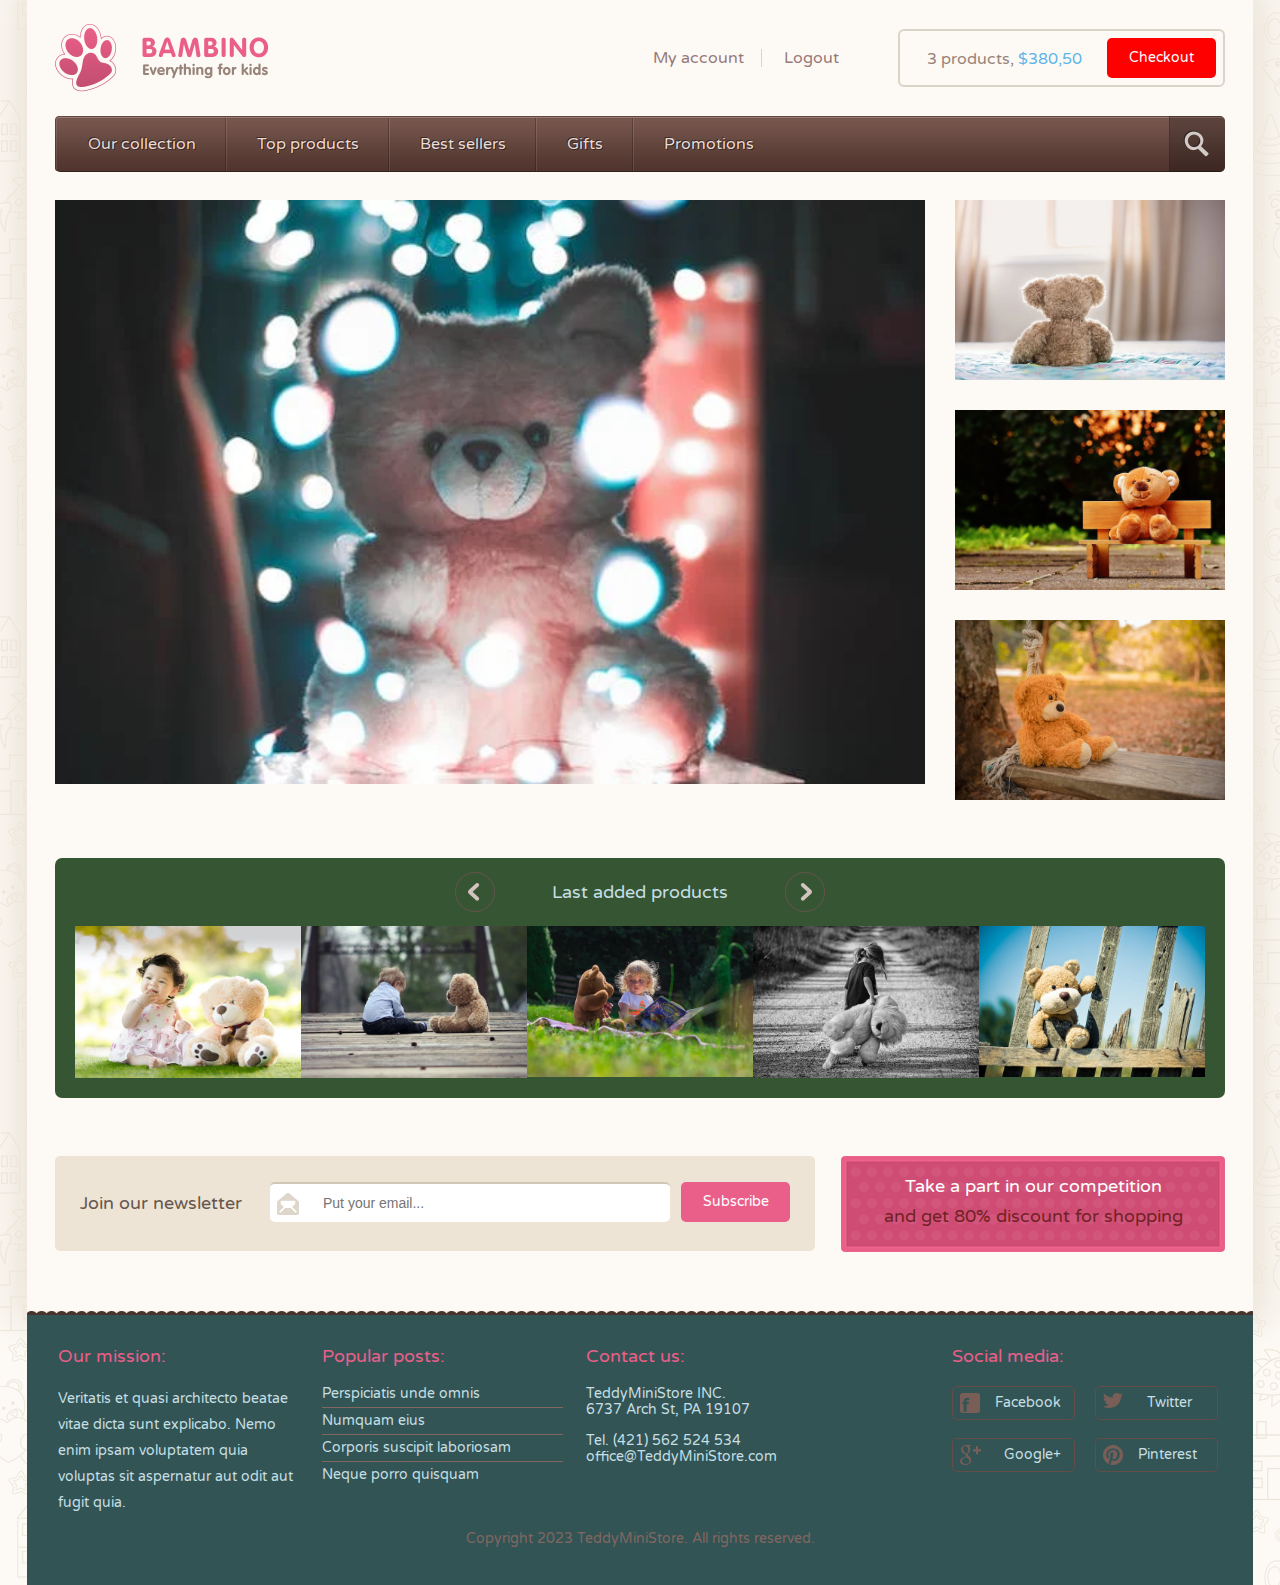
<file: index.html>
<!DOCTYPE html>
<html lang="en">
<head>
	<meta charset="utf-8">
	<meta name="viewport" content="width=device-width, initial-scale=1, maximum-scale=1, minimum-scale=1, user-scalable=no">
	<meta http-equiv="X-UA-Compatible" content="IE=edge,chrome=1">
	<meta name="format-detection" content="telephone=no">
	<link href='http://fonts.googleapis.com/css?family=Varela+Round' rel='stylesheet' type='text/css'>
	<title>TeddyMiniStore</title>
	<link rel="stylesheet" href="css/fancySelect.css" />
	<link rel="stylesheet" href="css/uniform.css" />
	<link rel="stylesheet" href="css/jquery.bxslider.css" />
	<link href="css/jquery-ui-1.10.4.custom.css" rel="stylesheet">
	<link rel="stylesheet" href="css/all.css" />
	<link media="screen" rel="stylesheet" type="text/css" href="css/screen.css" />

</head>
<body>
	<div id="wrapper">
		<div class="wrapper-holder">
			<div class="header-holder">
				<header id="header">
					<span class="logo"><a href="index.html">TeddyMiniStore</a></span>
					<div class="tools-nav_holder">
						<ul class="tools-nav">
							<li><a href="#">My account</a></li>
							<li class="login"><a href="#">Logout</a></li>
						</ul>
						<div class="checkout">
							<span>3 products, <span class="pink">$380,50</span></span>
							<a href="cart.html" class="btn btn_checkout">Checkout</a>
						</div>
					</div>
					<div class="clear"></div>
					<a class="menu_trigger" href="#">menu</a>
					<nav id="nav">
						<ul class="navi">
							<li class="searc_li" >
								<div  class="ul_search li">
									<a class="search" href="#"><span>search</span></a>
									<form method="get" class="searchform" action="#">
										<input type="text" class="field" name="s" id="s" placeholder="What are you looking for?" />
										<input type="submit" class="submit" value=""  />
										<div class="clear"></div>
									</form>
								</div >
							</li>
							<li><a href="products.html">Our collection</a></li>
							<li><a href="products.html">Top products </a></li>
							<li><a href="products.html">Best sellers</a></li>
							<li><a href="products.html">Gifts</a></li>
							<li><a href="products.html">Promotions</a></li>
						</ul>
						<div  class="ul_search">
							<a class="search" href="#"><span>search</span></a>
							<form method="get" class="searchform" action="#">
								<input type="text" class="field" name="s" id="s" placeholder="What are you looking for?" />
								<input type="submit" class="submit" value=""  />
							</form>
						</div >
					</nav>
				</header>
			</div>
			<section class="main">
				<div class="content">
					<div class="box_images">
						<a href="#"><img src="images/pic_01.png" alt="" ></a>
					</div>
					<ul class="box_image_list">
						<li><a href="#"><img src="images/pic_02.png" alt="" ></a></li>
						<li><a href="#"><img src="images/pic_03.png" alt="" ></a></li>
						<li><a href="#"><img src="images/pic_04.png" alt="" ></a></li>
					</ul>
					<div class="clear"></div>
					<section class="container">
						<div class="bottom-slider">
							<a href="#" class="btn-left"></a>
							<div class="slides">
								<p>Last added products</p>
								<ul class="item-list">
									<li>
										<div class="item">
											<div class="image">
											<a href="#"><img src="images/pic_carusel_01.png"  alt="" /></a>
												<div class="hover">
													<p>Perspiciatis unde omnis iste natus voluptatem</p>
													<strong>$55.00</strong>
												</div>
											</div>
										</div>
									</li>
									<li>
										<div class="item">
											<div class="image">
												<a href="#"><img src="images/pic_carusel_02.png"  alt="" /></a>
												<div class="hover">
													<p>Perspiciatis unde omnis iste natus voluptatem</p>
													<strong>$55.00</strong>
												</div>
											</div>
										</div>
									</li>
									<li>
										<div class="item">
											<div class="image">
												<a href="#"><img src="images/pic_carusel_03.png"  alt="" /></a>
												<div class="hover">
													<p>Perspiciatis unde omnis iste natus voluptatem</p>
													<strong>$55.00</strong>
												</div>
											</div>
										</div>
									</li>
									<li>
										<div class="item">
											<div class="image">
												<a href="#"><img src="images/pic_carusel_02_2.png"  alt="" /></a>
												<div class="hover">
													<p>Perspiciatis unde omnis iste natus voluptatem</p>
													<strong>$55.00</strong>
												</div>
											</div>
										</div>
									</li>
									<li class="last">
										<div class="item">
											<div class="image">
												<a href="#"><img src="images/pic_carusel_04.png"  alt="" /></a>
												<div class="hover">
													<p>Perspiciatis unde omnis iste natus voluptatem</p>
													<strong>$55.00</strong>
												</div>
											</div>
										</div>
									</li>
									<li>
										<div class="item">
											<div class="image">
												<a href="#"><img src="images/pic_carusel_02.png"  alt="" /></a>
												<div class="hover">
													<p>Perspiciatis unde omnis iste natus voluptatem</p>
													<strong>$55.00</strong>
												</div>
											</div>
										</div>
									</li>
									<li>
										<div class="item">
											<div class="image">
												<a href="#"><img src="images/pic_carusel_03.png"  alt="" /></a>
												<div class="hover">
													<p>Perspiciatis unde omnis iste natus voluptatem</p>
													<strong>$55.00</strong>
												</div>
											</div>
										</div>
									</li>
									<li>
										<div class="item">
											<div class="image">
												<a href="#"><img src="images/pic_carusel_02_2.png"  alt="" /></a>
												<div class="hover">
													<p>Perspiciatis unde omnis iste natus voluptatem</p>
													<strong>$55.00</strong>
												</div>
											</div>
										</div>
									</li>
									<li>
										<div class="item">
											<div class="image">
												<a href="#"><img src="images/pic_carusel_03.png"  alt="" /></a>
												<div class="hover">
													<p>Perspiciatis unde omnis iste natus voluptatem</p>
													<strong>$55.00</strong>
												</div>
											</div>
										</div>
									</li>
									<li class="last">
										<div class="item">
											<div class="image">
												<a href="#"><img src="images/pic_carusel_02.png"  alt="" /></a>
												<div class="hover">
													<p>Perspiciatis unde omnis iste natus voluptatem</p>
													<strong>$55.00</strong>
												</div>
											</div>
										</div>
									</li>
								</ul>
							</div>
							<a href="#" class="btn-right"></a>
						</div>
					</section>
					<div class="block-advice">
						<div class="advice-holder">
							<p>Join our newsletter</p>
						</div>
						<form action="#" class="form-newsletter">
							<fieldset>
								<input type="text" placeholder="Put your email..." />
								<input class="btn black normal" type="submit" value="Subscribe" />
							</fieldset>
						</form>
					</div>
					<div class="banner_box">
						<p>Take a part in our competition</p>
						<span>and get 80% discount for shopping</span>
					</div>
					<div class="clear"></div>
				</div>
			</section>
		</div>
		<footer id="footer">
			<div class="footer-content">
				<ul class="left_side">
					<li>
						<span>Our mission:</span>
						<p style="line-height: 26px;">Veritatis et quasi architecto beatae vitae dicta sunt explicabo. Nemo enim ipsam voluptatem quia voluptas sit aspernatur aut odit aut fugit quia.</p>
					</li>
					<li>
						<span>Popular posts:</span>
						<a href="#">Perspiciatis unde omnis</a>
						<a href="#">Numquam eius</a>
						<a href="#">Corporis suscipit laboriosam</a>
						<a class="last" href="#">Neque porro quisquam</a>
					</li>
					<li>
						<span>Contact us:</span>
						<p>TeddyMiniStore INC.<br />6737 Arch St, PA 19107</p>
						<p>Tel. (421) 562 524 534<br />office@TeddyMiniStore.com</p>
						
					</li>
				</ul>
				<ul class="right_side">
					<li>
						<span>Social media:</span>
						<div class="social">
							<a href="#" class="fb">Facebook</a>
							<a href="#" class="tw">Twitter</a>
						</div>
						<div class="social">
							<a href="#" class="gl">Google+</a>
							<a href="#" class="pn">Pinterest</a>
						</div>
					</li>
				</ul>
				<div class="clear"></div>
				<p class="copy">Copyright 2023 TeddyMiniStore. All rights reserved.</p>
			</div>
		</footer>	
	</div>
	
	<script src="http://code.jquery.com/jquery-1.11.1.min.js"></script>
	<script type="text/javascript" src="js/jcarousellite.js"></script>
	<script type="text/javascript" src="js/jquery.placeholder.js"></script>
	<script type="text/javascript" src="js/jquery.uniform.min.js"></script>
	<script type="text/javascript" src="js/fancySelect.js"></script>
	<script type="text/javascript" src="js/jquery.bxslider.js"></script>
	<script src="js/jquery-ui-1.10.4.custom.js"></script>
	<script type="text/javascript" src="js/main.js"></script>
</body>
</html>
</file>
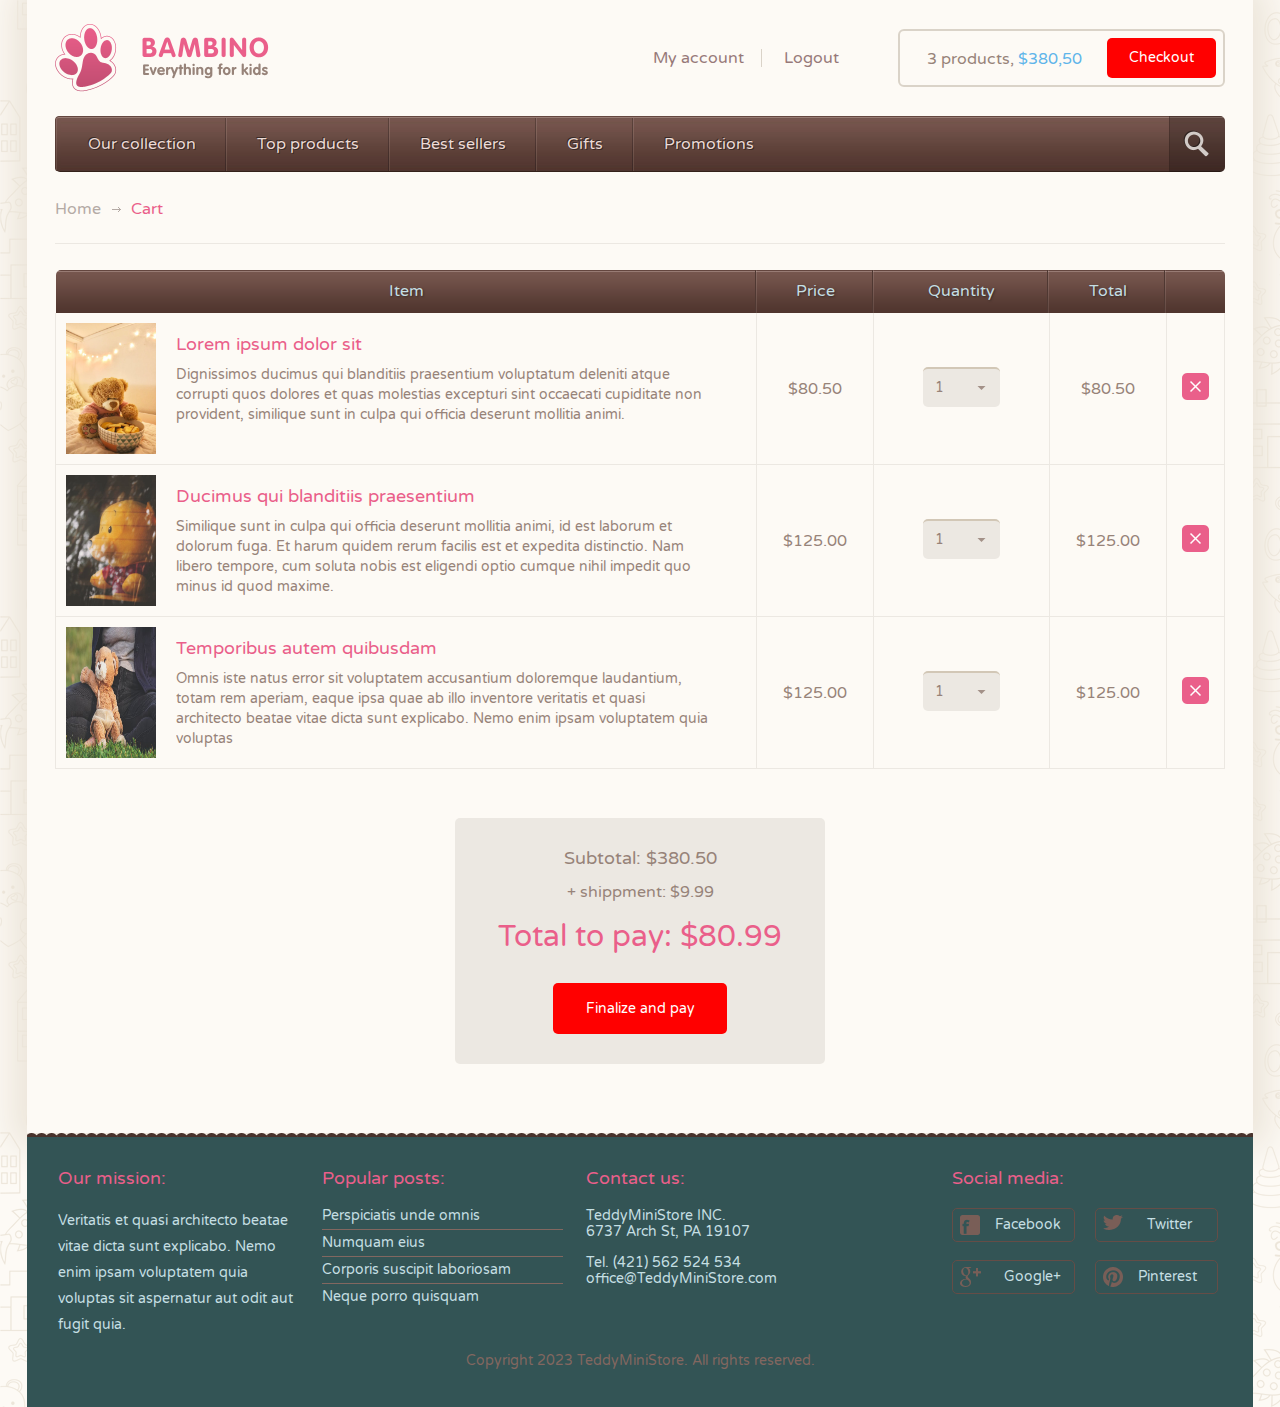
<file: cart.html>
<!DOCTYPE html>
<html lang="en">
  <head>
    <meta charset="utf-8" />
    <meta
      name="viewport"
      content="width=device-width, initial-scale=1, maximum-scale=1, minimum-scale=1, user-scalable=no"
    />
    <meta http-equiv="X-UA-Compatible" content="IE=edge,chrome=1" />
    <meta name="format-detection" content="telephone=no" />
    <link
      href="http://fonts.googleapis.com/css?family=Varela+Round"
      rel="stylesheet"
      type="text/css"
    />
    <title>TeddyMiniStore</title>
    <link rel="stylesheet" href="css/fancySelect.css" />
    <link rel="stylesheet" href="css/uniform.css" />
    <link rel="stylesheet" href="css/jquery.bxslider.css" />
    <link href="css/jquery-ui-1.10.4.custom.css" rel="stylesheet" />
    <link rel="stylesheet" href="css/all.css" />
    <link
      media="screen"
      rel="stylesheet"
      type="text/css"
      href="css/screen.css"
    />
    <!--[if lt IE 9]>
      <script src="http://html5shiv.googlecode.com/svn/trunk/html5.js"></script>
    <![endif]-->
  </head>
  <body>
    <div id="wrapper">
      <div class="wrapper-holder">
        <div class="header-holder">
          <header id="header">
            <span class="logo"><a href="index.html">TeddyMiniStore</a></span>
            <div class="tools-nav_holder">
              <ul class="tools-nav">
                <li><a href="#">My account</a></li>
                <li class="login"><a href="#">Logout</a></li>
              </ul>
              <div class="checkout">
                <span>3 products, <span class="pink">$380,50</span></span>
                <a href="cart.html" class="btn btn_checkout">Checkout</a>
              </div>
            </div>
            <div class="clear"></div>
            <a class="menu_trigger" href="#">menu</a>
            <nav id="nav">
              <ul class="navi">
                <li class="searc_li">
                  <div class="ul_search li">
                    <a class="search" href="#"><span>search</span></a>
                    <form method="get" class="searchform" action="#">
                      <input
                        type="text"
                        class="field"
                        name="s"
                        id="s"
                        placeholder="What are you looking for?"
                      />
                      <input type="submit" class="submit" value="" />
                      <div class="clear"></div>
                    </form>
                  </div>
                </li>
                <li><a href="products.html">Our collection</a></li>
                <li><a href="products.html">Top products </a></li>
                <li><a href="products.html">Best sellers</a></li>
                <li><a href="products.html">Gifts</a></li>
                <li><a href="products.html">Promotions</a></li>
              </ul>
              <div class="ul_search">
                <a class="search" href="#"><span>search</span></a>
                <form method="get" class="searchform" action="#">
                  <input
                    type="text"
                    class="field"
                    name="s"
                    id="s"
                    placeholder="What are you looking for?"
                  />
                  <input type="submit" class="submit" value="" />
                </form>
              </div>
            </nav>
          </header>
        </div>

        <section class="main">
          <div class="content">
            <section class="bar">
              <div class="bar-frame">
                <ul class="breadcrumbs">
                  <li><a href="index.html">Home</a></li>
                  <li>Cart</li>
                </ul>
              </div>
            </section>
            <table class="list_table">
              <tr>
                <td class="braun first">
                  <span>Item</span>
                </td>
                <td class="braun price">
                  <span>Price</span>
                </td>
                <td class="braun qua"><span>Quantity</span></td>
                <td class="braun total"><span>Total</span></td>
                <td class="braun last"></td>
              </tr>
              <tr>
                <td class="white first">
                  <img src="images/pic_13.png" height="131" width="90" alt="" />
                  <div class="description">
                    <h3><a href="#"> Lorem ipsum dolor sit</a></h3>
                    <p>
                      Dignissimos ducimus qui blanditiis praesentium voluptatum
                      deleniti atque corrupti quos dolores et quas molestias
                      excepturi sint occaecati cupiditate non provident,
                      similique sunt in culpa qui officia deserunt mollitia
                      animi.
                    </p>
                  </div>
                </td>
                <td class="white two">$80.50</td>
                <td class="white three">
                  <div class="row">
                    <select id="size">
                      <option>1</option>
                      <option>2</option>
                    </select>
                  </div>
                </td>
                <td class="white four">$80.50</td>
                <td class="white last">
                  <div class="row">
                    <a class="btn-delete" href="#">delete</a>
                  </div>
                </td>
              </tr>
              <tr>
                <td class="white first">
                  <img src="images/pic_14.png" height="131" width="90" alt="" />
                  <div class="description">
                    <div class="description">
                      <h3>
                        <a href="#">Ducimus qui blanditiis praesentium</a>
                      </h3>
                      <p>
                        Similique sunt in culpa qui officia deserunt mollitia
                        animi, id est laborum et dolorum fuga. Et harum quidem
                        rerum facilis est et expedita distinctio. Nam libero
                        tempore, cum soluta nobis est eligendi optio cumque
                        nihil impedit quo minus id quod maxime.
                      </p>
                    </div>
                  </div>
                </td>
                <td class="white two">$125.00</td>
                <td class="white three">
                  <div class="row">
                    <select id="quantity">
                      <option>1</option>
                      <option>2</option>
                    </select>
                  </div>
                </td>
                <td class="white four">$125.00</td>
                <td class="white last">
                  <div class="row">
                    <a class="btn-delete" href="#">delete</a>
                  </div>
                </td>
              </tr>
              <tr>
                <td class="white first">
                  <img src="images/pic_15.png" height="131" width="90" alt="" />
                  <div class="description">
                    <div class="description">
                      <h3><a href="#">Temporibus autem quibusdam</a></h3>
                      <p>
                        Omnis iste natus error sit voluptatem accusantium
                        doloremque laudantium, totam rem aperiam, eaque ipsa
                        quae ab illo inventore veritatis et quasi architecto
                        beatae vitae dicta sunt explicabo. Nemo enim ipsam
                        voluptatem quia voluptas
                      </p>
                    </div>
                  </div>
                </td>
                <td class="white two">$125.00</td>
                <td class="white three">
                  <div class="row">
                    <select id="quantity-2">
                      <option>1</option>
                      <option>2</option>
                    </select>
                  </div>
                </td>
                <td class="white four">$125.00</td>
                <td class="white last">
                  <div class="row">
                    <a class="btn-delete" href="#">delete</a>
                  </div>
                </td>
              </tr>
            </table>
            <ul class="list-table" style="display: none">
              <li>
                <div class="rows rows-item">
                  <img src="images/pic_13.png" height="131" width="90" alt="" />
                  <h3><a href="#">Lorem ipsum dolor sit</a></h3>
                </div>
                <div class="rows-holder">
                  <div class="rows rows-select">
                    <div class="row">
                      <select id="quantity">
                        <option>1</option>
                        <option>2</option>
                      </select>
                    </div>
                  </div>
                  <div class="rows rows-price">
                    <span>$80.50</span>
                  </div>
                  <div class="rows rows-delete">
                    <a class="btn-delete" href="#">delete</a>
                  </div>
                </div>
              </li>
              <li>
                <div class="rows rows-item">
                  <img src="images/pic_14.png" height="131" width="90" alt="" />
                  <h3><a href="#">Ducimus qui blanditiis praesentium</a></h3>
                </div>
                <div class="rows-holder">
                  <div class="rows rows-select">
                    <div class="row">
                      <select id="quantity-2">
                        <option>1</option>
                        <option>2</option>
                      </select>
                    </div>
                  </div>
                  <div class="rows rows-price">
                    <span>$125.00</span>
                  </div>
                  <div class="rows rows-delete">
                    <a class="btn-delete" href="#">delete</a>
                  </div>
                </div>
              </li>
              <li>
                <div class="rows rows-item">
                  <img src="images/pic_15.png" height="131" width="90" alt="" />
                  <h3><a href="#">Temporibus autem quibusdam</a></h3>
                </div>
                <div class="rows-holder">
                  <div class="rows rows-select">
                    <div class="row">
                      <select id="quantity-2">
                        <option>1</option>
                        <option>2</option>
                      </select>
                    </div>
                  </div>
                  <div class="rows rows-price">
                    <span>$125.00</span>
                  </div>
                  <div class="rows rows-delete">
                    <a class="btn-delete" href="#">delete</a>
                  </div>
                </div>
              </li>
            </ul>
            <div class="box_sub_total">
              <h4>Subtotal: $380.50</h4>
              <p>+ shippment: $9.99</p>
              <h2>Total to pay: $80.99</h2>
              <a class="btn btn_finalize" href="#">Finalize and pay</a>
            </div>
          </div>
        </section>
      </div>
      <footer id="footer">
        <div class="footer-content">
          <ul class="left_side">
            <li>
              <span>Our mission:</span>
              <p style="line-height: 26px">
                Veritatis et quasi architecto beatae vitae dicta sunt explicabo.
                Nemo enim ipsam voluptatem quia voluptas sit aspernatur aut odit
                aut fugit quia.
              </p>
            </li>
            <li>
              <span>Popular posts:</span>
              <a href="#">Perspiciatis unde omnis</a>
              <a href="#">Numquam eius</a>
              <a href="#">Corporis suscipit laboriosam</a>
              <a class="last" href="#">Neque porro quisquam</a>
            </li>
            <li>
              <span>Contact us:</span>
              <p>TeddyMiniStore INC.<br />6737 Arch St, PA 19107</p>
              <p>Tel. (421) 562 524 534<br />office@TeddyMiniStore.com</p>
            </li>
          </ul>
          <ul class="right_side">
            <li>
              <span>Social media:</span>
              <div class="social">
                <a href="#" class="fb">Facebook</a>
                <a href="#" class="tw">Twitter</a>
              </div>
              <div class="social">
                <a href="#" class="gl">Google+</a>
                <a href="#" class="pn">Pinterest</a>
              </div>
            </li>
          </ul>
          <div class="clear"></div>
          <p class="copy">
            Copyright 2023 TeddyMiniStore. All rights reserved.
          </p>
        </div>
      </footer>
    </div>

    <script src="http://code.jquery.com/jquery-1.11.1.min.js"></script>
    <script type="text/javascript" src="js/jcarousellite.js"></script>
    <script type="text/javascript" src="js/jquery.placeholder.js"></script>
    <script type="text/javascript" src="js/jquery.uniform.min.js"></script>
    <script type="text/javascript" src="js/fancySelect.js"></script>
    <script type="text/javascript" src="js/jquery.bxslider.js"></script>
    <script src="js/jquery-ui-1.10.4.custom.js"></script>
    <script type="text/javascript" src="js/main.js"></script>
  </body>
</html>
</file>
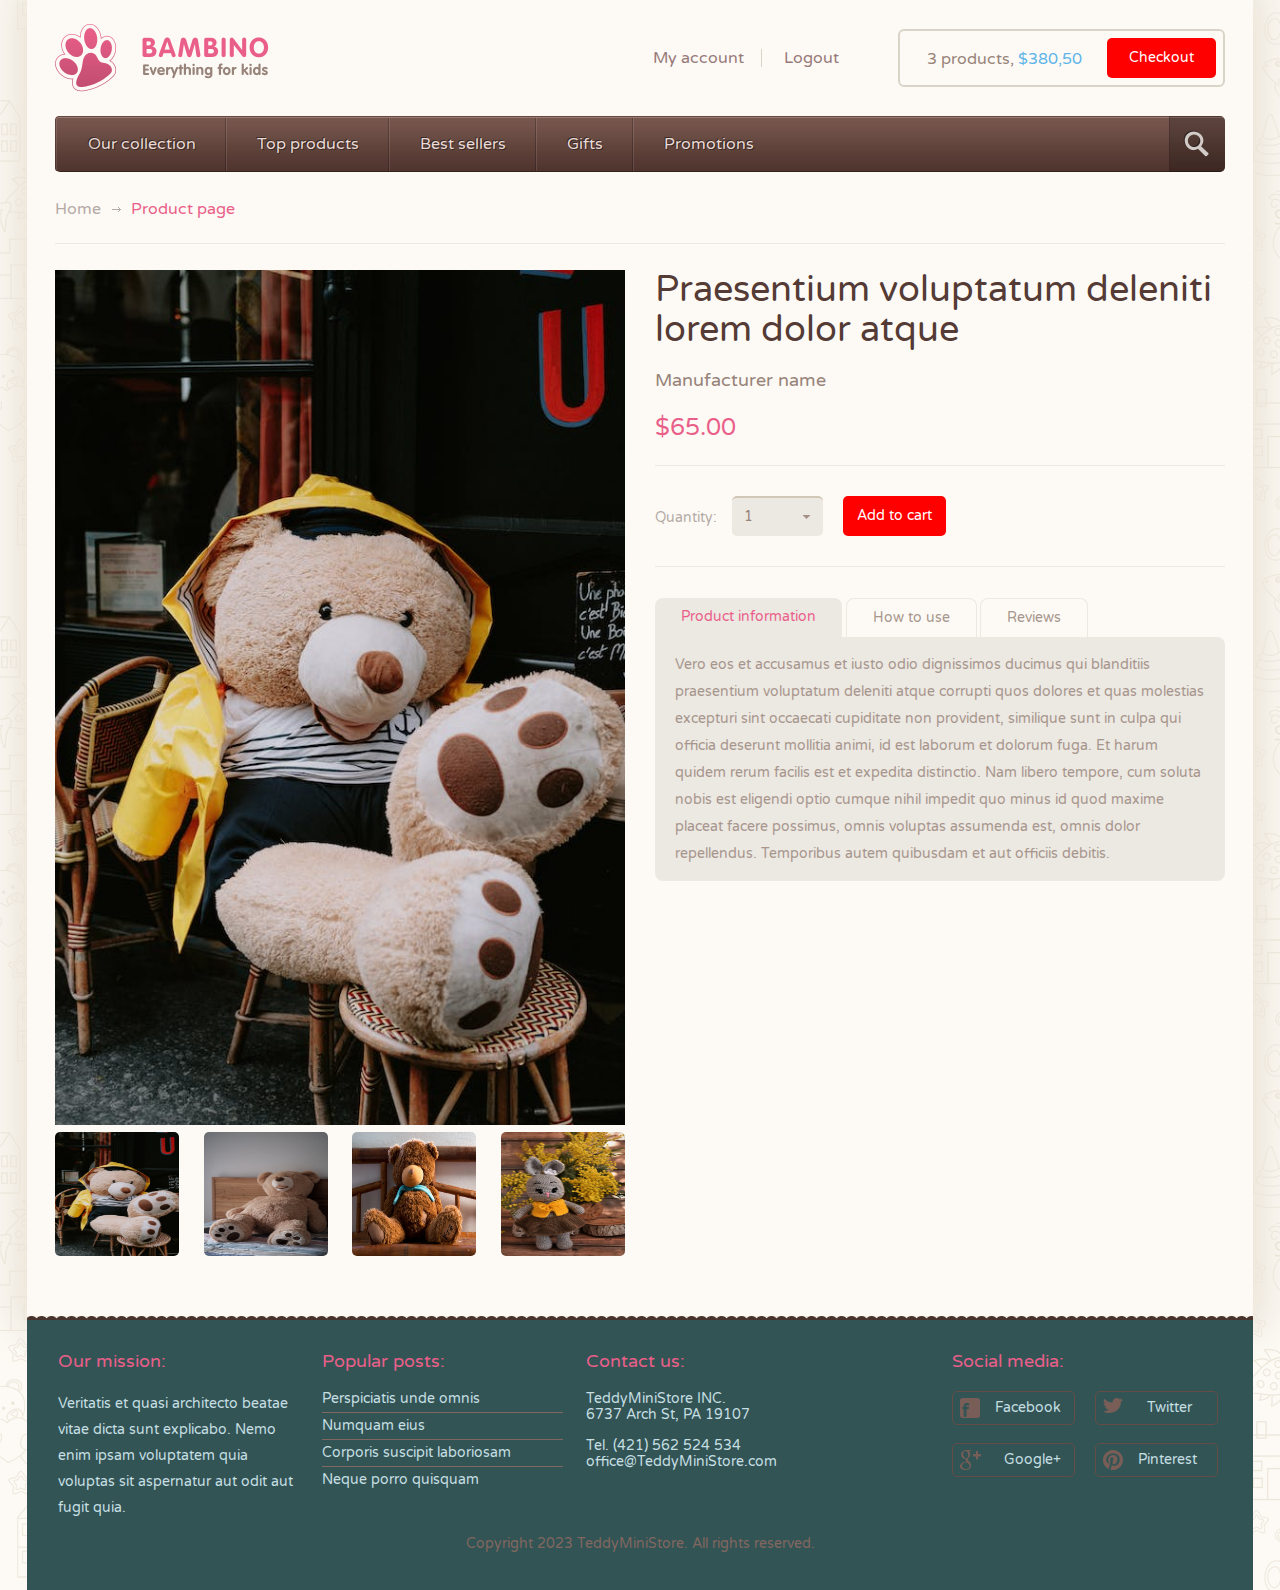
<file: product.html>
<!DOCTYPE html>
<html lang="en">
<head>
	<meta charset="utf-8">
	<meta name="viewport" content="width=device-width, initial-scale=1, maximum-scale=1, minimum-scale=1, user-scalable=no">
	<meta http-equiv="X-UA-Compatible" content="IE=edge,chrome=1">
	<meta name="format-detection" content="telephone=no">
	<link href='http://fonts.googleapis.com/css?family=Varela+Round' rel='stylesheet' type='text/css'>
	<title>TeddyMiniStore</title>
	<link rel="stylesheet" href="css/fancySelect.css" />
	<link rel="stylesheet" href="css/uniform.css" />
	<link rel="stylesheet" href="css/jquery.bxslider.css" />
	<link href="css/jquery-ui-1.10.4.custom.css" rel="stylesheet">
	<link rel="stylesheet" href="css/all.css" />
	<link media="screen" rel="stylesheet" type="text/css" href="css/screen.css" />
	
</head>
<body>
	<div id="wrapper">
		<div class="wrapper-holder">
			<div class="header-holder">
				<header id="header">
					<span class="logo"><a href="index.html">TeddyMiniStore</a></span>
					<div class="tools-nav_holder">
						<ul class="tools-nav">
							<li><a href="#">My account</a></li>
							<li class="login"><a href="#">Logout</a></li>
						</ul>
						<div class="checkout">
							<span>3 products, <span class="pink">$380,50</span></span>
							<a href="cart.html" class="btn btn_checkout">Checkout</a>
						</div>
					</div>
					<div class="clear"></div>
					<a class="menu_trigger" href="#">menu</a>
					<nav id="nav">
						<ul class="navi">
							<li class="searc_li" >
								<div  class="ul_search li">
									<a class="search" href="#"><span>search</span></a>
									<form method="get" class="searchform" action="#">
										<input type="text" class="field" name="s" id="s" placeholder="What are you looking for?" />
										<input type="submit" class="submit" value=""  />
										<div class="clear"></div>
									</form>
								</div >
							</li>
							<li><a href="products.html">Our collection</a></li>
							<li><a href="products.html">Top products </a></li>
							<li><a href="products.html">Best sellers</a></li>
							<li><a href="products.html">Gifts</a></li>
							<li><a href="products.html">Promotions</a></li>
						</ul>
						<div  class="ul_search">
							<a class="search" href="#"><span>search</span></a>
							<form method="get" class="searchform" action="#">
								<input type="text" class="field" name="s" id="s" placeholder="What are you looking for?" />
								<input type="submit" class="submit" value=""  />
							</form>
						</div >
					</nav>
				</header>
			</div>
			
			<section class="main">
				<div class="content">
					<section class="bar">
						<div class="bar-frame">
							<ul class="breadcrumbs">
								<li><a href="index.html">Home</a></li>
								<li>Product page</li>
							</ul>
						</div>
					</section>
					<div class="details-info">
						<div class="slid_box">
							<ul class="bxslider">
							  <li><img src="images/pic_slid_01_0.png" /></li>
							  <li><img src="images/pic_slid_01_0.png" /></li>
							  <li><img src="images/pic_slid_01_0.png" /></li>
							  <li><img src="images/pic_slid_01_0.png" /></li>
							</ul>
							<div id="bx-pager">
							  <a class="first" data-slide-index="0" href="#"><img src="images/pic_slid_01_0.png" /></a>
							  <a data-slide-index="1" href=""><img src="images/pic_slid_03.png" /></a>
							  <a data-slide-index="2" href=""><img src="images/pic_slid_04.png" /></a>
							  <a data-slide-index="3" href=""><img src="images/pic_slid_05.png" /></a>
							</div>
						</div>
						<div class="description">
							<div class="head">
								<h1 class="title">Praesentium voluptatum deleniti lorem dolor atque</h1>
								<h3>Manufacturer name</h3>
								<h2>$65.00</h2>
							</div>
							<div class="section">
								<form class="form-sort page" action="cart.html">
									<fieldset>
										<div class="row">
											<label for="page">Quantity:</label>
											<select id="page">
												<option>1</option>
												<option>2</option>
											</select>
											<div class="clear"></div>
										</div>
										<input type="submit" value="Add to cart" class="btn pink" />
									</fieldset>
								</form>
							</div>
							<div id="tabs">
								<ul>
									<li><a href="#tabs-1">Product information</a></li>
									<li><a href="#tabs-2">How to use</a></li>
									<li><a href="#tabs-3">Reviews</a></li>
								</ul>
								<div id="tabs-1">Vero eos et accusamus et iusto odio dignissimos ducimus qui blanditiis praesentium voluptatum deleniti atque corrupti quos dolores et quas molestias excepturi sint occaecati cupiditate non provident, similique sunt in culpa qui officia deserunt mollitia animi, id est laborum et dolorum fuga. Et harum quidem rerum facilis est et expedita distinctio. Nam libero tempore, cum soluta nobis est eligendi optio cumque nihil impedit quo minus id quod maxime placeat facere possimus, omnis voluptas assumenda est, omnis dolor repellendus. Temporibus autem quibusdam et aut officiis debitis.</div>
								<div id="tabs-2">Phasellus mattis tincidunt nibh. Cras orci urna, blandit id, pretium vel, aliquet ornare, felis. Maecenas scelerisque sem non nisl. Fusce sed lorem in enim dictum bibendum.</div>
								<div id="tabs-3">
									<ul class="reviews">
										<li>
											<p class="name">John Smith, 25.05.2023</p>
											<p>Lorem ipsum dolor sit amet, consectetur adipisicing elit, sed do eiusmod tempor incididunt ut labore et dolore magna aliqua. Ut enim ad minim veniam, quis nostrud exercitation ullamco laboris nisi ut aliquip.</p>
										</li>
										<li class="light">
											<p class="name">Glen Johnson, 24.05.2023</p>
											<p>Consectetur adipisicing elit, sed do eiusmod tempor incididunt ut labore et dolore magna aliqua. Ut enim ad minim veniam, quis nostrud exercitation ullamco.</p>
										</li>
										<li>
											<p class="name">Susan Blumkin, 21.05.2023</p>
											<p>Eiusmod tempor incididunt ut labore et dolore magna aliqua. Ut enim ad minim veniam, quis nostrud exercitation.</p>
										</li>
										<li class="light">
											<p class="name">Chris Harris, 24.05.2023</p>
											<p>Consectetur adipisicing elit, sed do eiusmod tempor incididunt ut labore et dolore magna aliqua. Ut enim ad minim veniam, quis nostrud exercitation ullamco.</p>
										</li>
									</ul>
								</div>
							</div>
						</div>
						<div class="clear"></div>
					</div>
				</div>
			</section>
		</div>
		<footer id="footer">
			<div class="footer-content">
				<ul class="left_side">
					<li>
						<span>Our mission:</span>
						<p style="line-height: 26px;">Veritatis et quasi architecto beatae vitae dicta sunt explicabo. Nemo enim ipsam voluptatem quia voluptas sit aspernatur aut odit aut fugit quia.</p>
					</li>
					<li>
						<span>Popular posts:</span>
						<a href="#">Perspiciatis unde omnis</a>
						<a href="#">Numquam eius</a>
						<a href="#">Corporis suscipit laboriosam</a>
						<a class="last" href="#">Neque porro quisquam</a>
					</li>
					<li>
						<span>Contact us:</span>
						<p>TeddyMiniStore INC.<br />6737 Arch St, PA 19107</p>
						<p>Tel. (421) 562 524 534<br />office@TeddyMiniStore.com</p>
						
					</li>
				</ul>
				<ul class="right_side">
					<li>
						<span>Social media:</span>
						<div class="social">
							<a href="#" class="fb">Facebook</a>
							<a href="#" class="tw">Twitter</a>
						</div>
						<div class="social">
							<a href="#" class="gl">Google+</a>
							<a href="#" class="pn">Pinterest</a>
						</div>
					</li>
				</ul>
				<div class="clear"></div>
				<p class="copy">Copyright 2023 TeddyMiniStore. All rights reserved.</p>
			</div>
		</footer>		
	</div>
	
	<script src="http://code.jquery.com/jquery-1.11.1.min.js"></script>
	<script type="text/javascript" src="js/jcarousellite.js"></script>
	<script type="text/javascript" src="js/jquery.placeholder.js"></script>
	<script type="text/javascript" src="js/jquery.uniform.min.js"></script>
	<script type="text/javascript" src="js/fancySelect.js"></script>
	<script type="text/javascript" src="js/jquery.bxslider.js"></script>
	<script src="js/jquery-ui-1.10.4.custom.js"></script>
	<script type="text/javascript" src="js/main.js"></script>
</body>
</html>
</file>
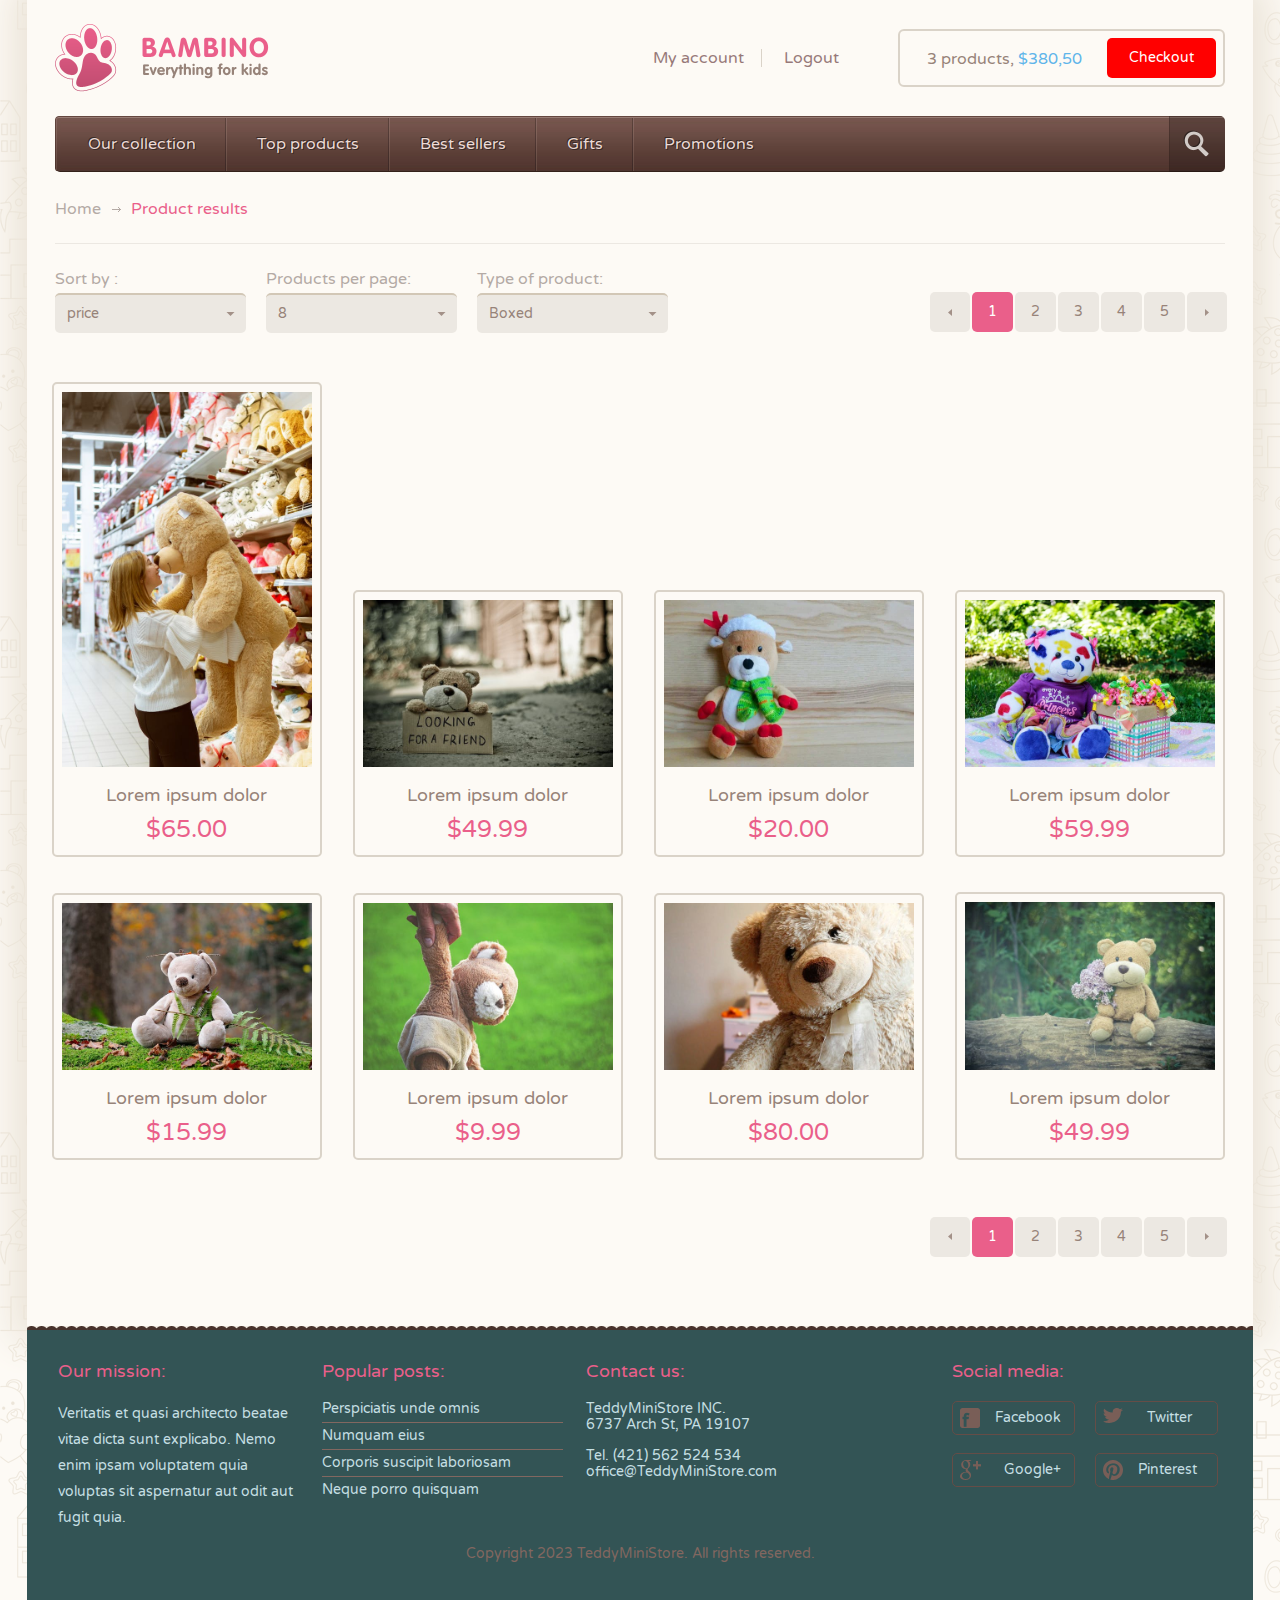
<file: products.html>
<!DOCTYPE html>
<html lang="en">
  <head>
    <meta charset="utf-8" />
    <meta
      name="viewport"
      content="width=device-width, initial-scale=1, maximum-scale=1, minimum-scale=1, user-scalable=no"
    />
    <meta http-equiv="X-UA-Compatible" content="IE=edge,chrome=1" />
    <meta name="format-detection" content="telephone=no" />
    <link
      href="http://fonts.googleapis.com/css?family=Varela+Round"
      rel="stylesheet"
      type="text/css"
    />
    <title>TeddyMiniStore</title>
    <link rel="stylesheet" href="css/fancySelect.css" />
    <link rel="stylesheet" href="css/uniform.css" />
    <link rel="stylesheet" href="css/jquery.bxslider.css" />
    <link href="css/jquery-ui-1.10.4.custom.css" rel="stylesheet" />
    <link rel="stylesheet" href="css/all.css" />
    <link
      media="screen"
      rel="stylesheet"
      type="text/css"
      href="css/screen.css"
    />
  </head>
  <body>
    <div id="wrapper">
      <div class="wrapper-holder">
        <div class="header-holder">
          <header id="header">
            <span class="logo"><a href="index.html">TeddyMiniStore</a></span>
            <div class="tools-nav_holder">
              <ul class="tools-nav">
                <li><a href="#">My account</a></li>
                <li class="login"><a href="#">Logout</a></li>
              </ul>
              <div class="checkout">
                <span>3 products, <span class="pink">$380,50</span></span>
                <a href="cart.html" class="btn btn_checkout">Checkout</a>
              </div>
            </div>
            <div class="clear"></div>
            <a class="menu_trigger" href="#">menu</a>
            <nav id="nav">
              <ul class="navi">
                <li class="searc_li">
                  <div class="ul_search li">
                    <a class="search" href="#"><span>search</span></a>
                    <form method="get" class="searchform" action="#">
                      <input
                        type="text"
                        class="field"
                        name="s"
                        id="s"
                        placeholder="What are you looking for?"
                      />
                      <input type="submit" class="submit" value="" />
                      <div class="clear"></div>
                    </form>
                  </div>
                </li>
                <li><a href="products.html">Our collection</a></li>
                <li><a href="products.html">Top products </a></li>
                <li><a href="products.html">Best sellers</a></li>
                <li><a href="products.html">Gifts</a></li>
                <li><a href="products.html">Promotions</a></li>
              </ul>
              <div class="ul_search">
                <a class="search" href="#"><span>search</span></a>
                <form method="get" class="searchform" action="#">
                  <input
                    type="text"
                    class="field"
                    name="s"
                    id="s"
                    placeholder="What are you looking for?"
                  />
                  <input type="submit" class="submit" value="" />
                </form>
              </div>
            </nav>
          </header>
        </div>

        <section class="main">
          <div class="content">
            <section class="bar">
              <div class="bar-frame">
                <ul class="breadcrumbs">
                  <li><a href="index.html">Home</a></li>
                  <li>Product results</li>
                </ul>
              </div>
            </section>
            <div class="top-bar">
              <form class="form-sort" action="#">
                <fieldset>
                  <div class="row">
                    <label for="sort">Sort by :</label>
                    <select id="sort">
                      <option>price</option>
                      <option>price</option>
                    </select>
                  </div>
                  <div class="row">
                    <label for="page">Products per page:</label>
                    <select id="page">
                      <option>8</option>
                      <option>8</option>
                    </select>
                  </div>
                  <div class="row">
                    <label for="page">Type of product:</label>
                    <select id="page">
                      <option>Boxed</option>
                      <option>Boxed</option>
                    </select>
                  </div>
                </fieldset>
              </form>
              <ul class="paging">
                <li class="prev"><a href="#">prev</a></li>
                <li class="active"><a href="#">1</a></li>
                <li><a href="#">2</a></li>
                <li><a href="#">3</a></li>
                <li><a href="#">4</a></li>
                <li><a href="#">5</a></li>
                <li class="next"><a href="#">next</a></li>
              </ul>
            </div>
            <ul class="item-product">
              <li>
                <div class="item">
                  <div class="image">
                    <a href="product.html"
                      ><img src="images/pic_05.png" alt=""
                    /></a>
                  </div>
                  <span class="name"
                    ><a href="product.html">Lorem ipsum dolor</a></span
                  >
                  <span>$65.00</span>
                </div>
              </li>
              <li>
                <div class="item">
                  <div class="image">
                    <a href="product.html"
                      ><img src="images/pic_06.png" alt=""
                    /></a>
                  </div>
                  <span class="name"
                    ><a href="product.html">Lorem ipsum dolor</a></span
                  >
                  <span>$49.99</span>
                </div>
              </li>
              <li>
                <div class="item">
                  <div class="image">
                    <a href="product.html"
                      ><img src="images/pic_07.png" alt=""
                    /></a>
                  </div>
                  <span class="name"
                    ><a href="product.html">Lorem ipsum dolor</a></span
                  >
                  <span>$20.00</span>
                </div>
              </li>
              <li>
                <div class="item">
                  <div class="image">
                    <a href="product.html"
                      ><img src="images/pic_08.png" alt=""
                    /></a>
                  </div>
                  <span class="name"
                    ><a href="product.html">Lorem ipsum dolor</a></span
                  >
                  <span>$59.99</span>
                </div>
              </li>
              <li>
                <div class="item">
                  <div class="image">
                    <a href="product.html"
                      ><img src="images/pic_09.png" alt=""
                    /></a>
                  </div>
                  <span class="name"
                    ><a href="product.html">Lorem ipsum dolor</a></span
                  >
                  <span>$15.99</span>
                </div>
              </li>
              <li>
                <div class="item">
                  <div class="image">
                    <a href="product.html"
                      ><img src="images/pic_10.png" alt=""
                    /></a>
                  </div>
                  <span class="name"
                    ><a href="product.html">Lorem ipsum dolor</a></span
                  >
                  <span>$9.99</span>
                </div>
              </li>
              <li>
                <div class="item">
                  <div class="image">
                    <a href="product.html"
                      ><img src="images/pic_11.png" alt=""
                    /></a>
                  </div>
                  <span class="name"
                    ><a href="product.html">Lorem ipsum dolor</a></span
                  >
                  <span>$80.00</span>
                </div>
              </li>
              <li>
                <div class="item">
                  <div class="image">
                    <a href="#"><img src="images/pic_12.png" alt="" /></a>
                  </div>
                  <span class="name"
                    ><a href="product.html">Lorem ipsum dolor</a></span
                  >
                  <span>$49.99</span>
                </div>
              </li>
            </ul>
            <div class="top-bar top-bar-add">
              <ul class="paging">
                <li class="prev"><a href="#">prev</a></li>
                <li class="active"><a href="#">1</a></li>
                <li><a href="#" toggle="class:'active'">2</a></li>
                <li><a href="#">3</a></li>
                <li><a href="#">4</a></li>
                <li><a href="#">5</a></li>
                <li class="next"><a href="#">next</a></li>
              </ul>
            </div>
          </div>
        </section>
      </div>
      <footer id="footer">
        <div class="footer-content">
          <ul class="left_side">
            <li>
              <span>Our mission:</span>
              <p style="line-height: 26px">
                Veritatis et quasi architecto beatae vitae dicta sunt explicabo.
                Nemo enim ipsam voluptatem quia voluptas sit aspernatur aut odit
                aut fugit quia.
              </p>
            </li>
            <li>
              <span>Popular posts:</span>
              <a href="#">Perspiciatis unde omnis</a>
              <a href="#">Numquam eius</a>
              <a href="#">Corporis suscipit laboriosam</a>
              <a class="last" href="#">Neque porro quisquam</a>
            </li>
            <li>
              <span>Contact us:</span>
              <p>TeddyMiniStore INC.<br />6737 Arch St, PA 19107</p>
              <p>Tel. (421) 562 524 534<br />office@TeddyMiniStore.com</p>
            </li>
          </ul>
          <ul class="right_side">
            <li>
              <span>Social media:</span>
              <div class="social">
                <a href="#" class="fb">Facebook</a>
                <a href="#" class="tw">Twitter</a>
              </div>
              <div class="social">
                <a href="#" class="gl">Google+</a>
                <a href="#" class="pn">Pinterest</a>
              </div>
            </li>
          </ul>
          <div class="clear"></div>
          <p class="copy">
            Copyright 2023 TeddyMiniStore. All rights reserved.
          </p>
        </div>
      </footer>
    </div>

    <script src="http://code.jquery.com/jquery-1.11.1.min.js"></script>
    <script type="text/javascript" src="js/jcarousellite.js"></script>
    <script type="text/javascript" src="js/jquery.placeholder.js"></script>
    <script type="text/javascript" src="js/jquery.uniform.min.js"></script>
    <script type="text/javascript" src="js/fancySelect.js"></script>
    <script type="text/javascript" src="js/jquery.bxslider.js"></script>
    <script src="js/jquery-ui-1.10.4.custom.js"></script>
    <script type="text/javascript" src="js/main.js"></script>
  </body>
</html>
</file>
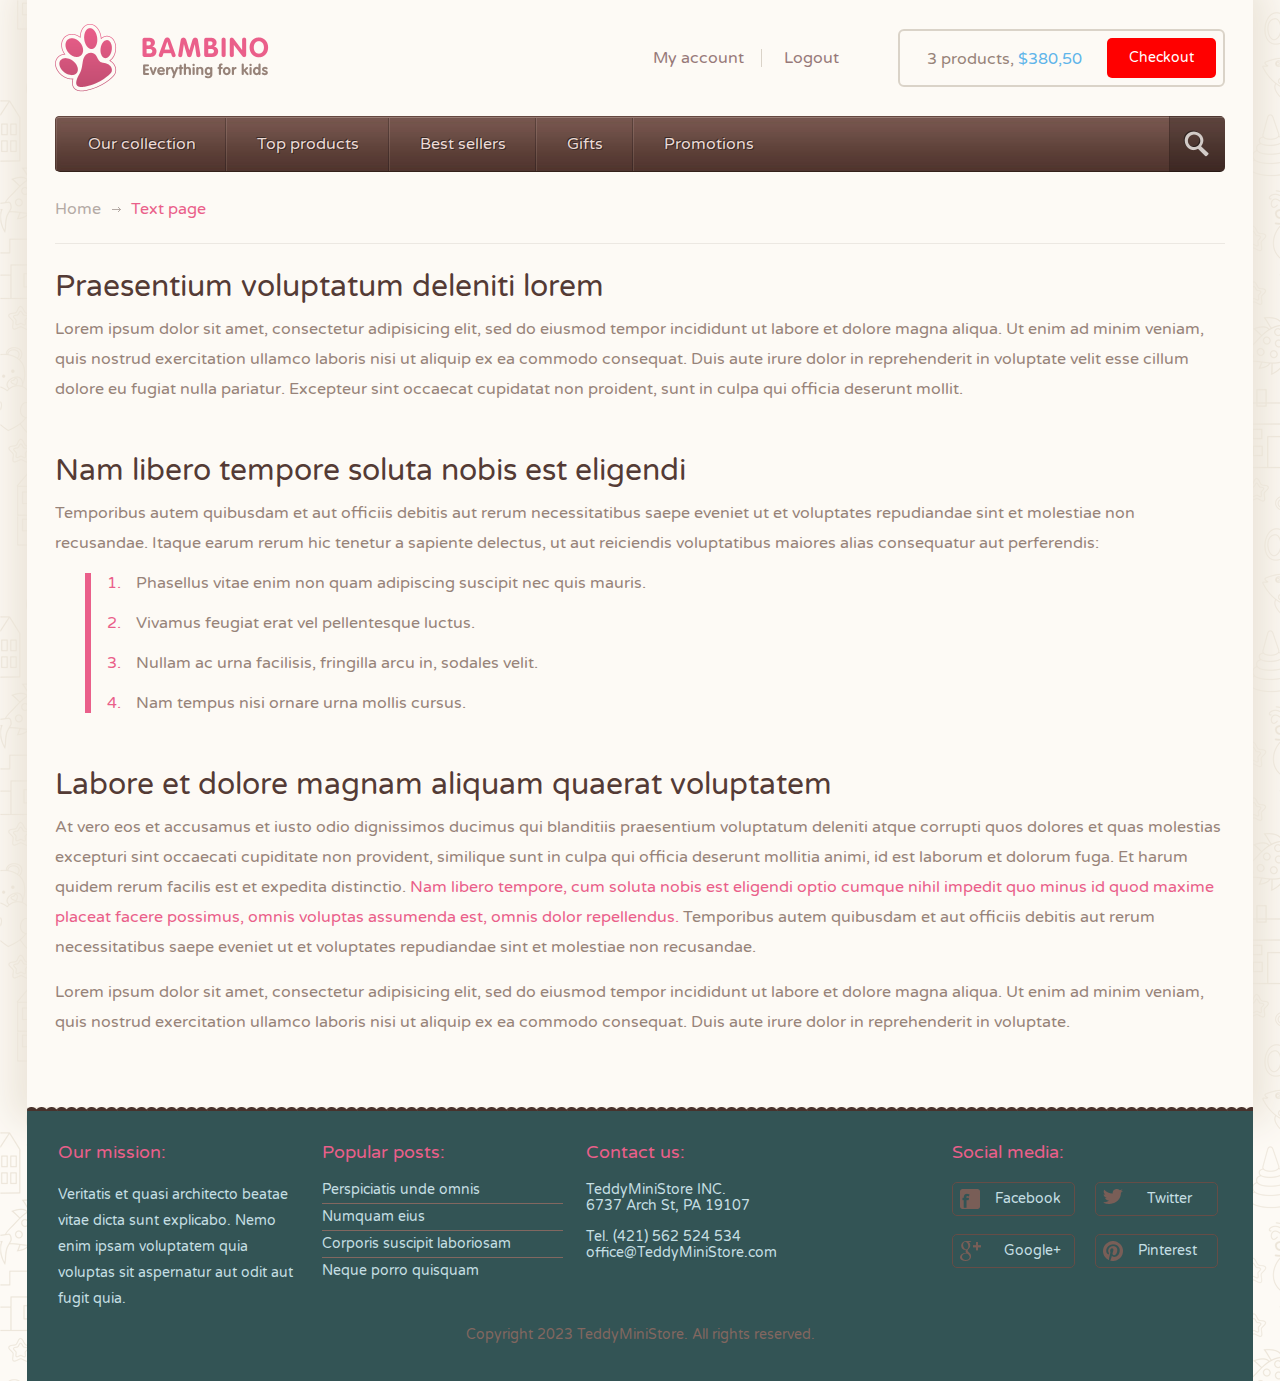
<file: text-page.html>
<!DOCTYPE html>
<html lang="en">
  <head>
    <meta charset="utf-8" />
    <meta
      name="viewport"
      content="width=device-width, initial-scale=1, maximum-scale=1, minimum-scale=1, user-scalable=no"
    />
    <meta http-equiv="X-UA-Compatible" content="IE=edge,chrome=1" />
    <meta name="format-detection" content="telephone=no" />
    <link
      href="http://fonts.googleapis.com/css?family=Varela+Round"
      rel="stylesheet"
      type="text/css"
    />
    <title>TeddyMiniStore</title>
    <link rel="stylesheet" href="css/fancySelect.css" />
    <link rel="stylesheet" href="css/uniform.css" />
    <link rel="stylesheet" href="css/jquery.bxslider.css" />
    <link href="css/jquery-ui-1.10.4.custom.css" rel="stylesheet" />
    <link rel="stylesheet" href="css/all.css" />
    <link
      media="screen"
      rel="stylesheet"
      type="text/css"
      href="css/screen.css"
    />
  </head>
  <body>
    <div id="wrapper">
      <div class="wrapper-holder">
        <div class="header-holder">
          <header id="header">
            <span class="logo"><a href="index.html">TeddyMiniStore</a></span>
            <div class="tools-nav_holder">
              <ul class="tools-nav">
                <li><a href="#">My account</a></li>
                <li class="login"><a href="#">Logout</a></li>
              </ul>
              <div class="checkout">
                <span>3 products, <span class="pink">$380,50</span></span>
                <a href="cart.html" class="btn btn_checkout">Checkout</a>
              </div>
            </div>
            <div class="clear"></div>
            <a class="menu_trigger" href="#">menu</a>
            <nav id="nav">
              <ul class="navi">
                <li class="searc_li">
                  <div class="ul_search li">
                    <a class="search" href="#"><span>search</span></a>
                    <form method="get" class="searchform" action="#">
                      <input
                        type="text"
                        class="field"
                        name="s"
                        id="s"
                        placeholder="What are you looking for?"
                      />
                      <input type="submit" class="submit" value="" />
                      <div class="clear"></div>
                    </form>
                  </div>
                </li>
                <li><a href="products.html">Our collection</a></li>
                <li><a href="products.html">Top products </a></li>
                <li><a href="products.html">Best sellers</a></li>
                <li><a href="products.html">Gifts</a></li>
                <li><a href="products.html">Promotions</a></li>
              </ul>
              <div class="ul_search">
                <a class="search" href="#"><span>search</span></a>
                <form method="get" class="searchform" action="#">
                  <input
                    type="text"
                    class="field"
                    name="s"
                    id="s"
                    placeholder="What are you looking for?"
                  />
                  <input type="submit" class="submit" value="" />
                </form>
              </div>
            </nav>
          </header>
        </div>

        <section class="main">
          <div class="content">
            <section class="bar">
              <div class="bar-frame">
                <ul class="breadcrumbs">
                  <li><a href="index.html">Home</a></li>
                  <li>Text page</li>
                </ul>
              </div>
            </section>
            <div class="entry">
              <h2>Praesentium voluptatum deleniti lorem</h2>
              <div class="text">
                <p>
                  Lorem ipsum dolor sit amet, consectetur adipisicing elit, sed
                  do eiusmod tempor incididunt ut labore et dolore magna aliqua.
                  Ut enim ad minim veniam, quis nostrud exercitation ullamco
                  laboris nisi ut aliquip ex ea commodo consequat. Duis aute
                  irure dolor in reprehenderit in voluptate velit esse cillum
                  dolore eu fugiat nulla pariatur. Excepteur sint occaecat
                  cupidatat non proident, sunt in culpa qui officia deserunt
                  mollit.
                </p>
              </div>
              <h2>Nam libero tempore soluta nobis est eligendi</h2>
              <div class="text">
                <p>
                  Temporibus autem quibusdam et aut officiis debitis aut rerum
                  necessitatibus saepe eveniet ut et voluptates repudiandae sint
                  et molestiae non recusandae. Itaque earum rerum hic tenetur a
                  sapiente delectus, ut aut reiciendis voluptatibus maiores
                  alias consequatur aut perferendis:
                </p>
                <ul>
                  <li>
                    <span>1.</span>Phasellus vitae enim non quam adipiscing
                    suscipit nec quis mauris.
                  </li>
                  <li>
                    <span>2.</span>Vivamus feugiat erat vel pellentesque luctus.
                  </li>
                  <li>
                    <span>3.</span>Nullam ac urna facilisis, fringilla arcu in,
                    sodales velit.
                  </li>
                  <li>
                    <span>4.</span>Nam tempus nisi ornare urna mollis cursus.
                  </li>
                </ul>
              </div>
              <h2>Labore et dolore magnam aliquam quaerat voluptatem</h2>
              <div class="text">
                <p>
                  At vero eos et accusamus et iusto odio dignissimos ducimus qui
                  blanditiis praesentium voluptatum deleniti atque corrupti quos
                  dolores et quas molestias excepturi sint occaecati cupiditate
                  non provident, similique sunt in culpa qui officia deserunt
                  mollitia animi, id est laborum et dolorum fuga. Et harum
                  quidem rerum facilis est et expedita distinctio.
                  <a href=""
                    >Nam libero tempore, cum soluta nobis est eligendi optio
                    cumque nihil impedit quo minus id quod maxime placeat facere
                    possimus, omnis voluptas assumenda est, omnis dolor
                    repellendus. </a
                  >Temporibus autem quibusdam et aut officiis debitis aut rerum
                  necessitatibus saepe eveniet ut et voluptates repudiandae sint
                  et molestiae non recusandae.
                </p>
                <p>
                  Lorem ipsum dolor sit amet, consectetur adipisicing elit, sed
                  do eiusmod tempor incididunt ut labore et dolore magna aliqua.
                  Ut enim ad minim veniam, quis nostrud exercitation ullamco
                  laboris nisi ut aliquip ex ea commodo consequat. Duis aute
                  irure dolor in reprehenderit in voluptate.
                </p>
              </div>
            </div>
          </div>
        </section>
      </div>
      <footer id="footer">
        <div class="footer-content">
          <ul class="left_side">
            <li>
              <span>Our mission:</span>
              <p style="line-height: 26px">
                Veritatis et quasi architecto beatae vitae dicta sunt explicabo.
                Nemo enim ipsam voluptatem quia voluptas sit aspernatur aut odit
                aut fugit quia.
              </p>
            </li>
            <li>
              <span>Popular posts:</span>
              <a href="#">Perspiciatis unde omnis</a>
              <a href="#">Numquam eius</a>
              <a href="#">Corporis suscipit laboriosam</a>
              <a class="last" href="#">Neque porro quisquam</a>
            </li>
            <li>
              <span>Contact us:</span>
              <p>TeddyMiniStore INC.<br />6737 Arch St, PA 19107</p>
              <p>Tel. (421) 562 524 534<br />office@TeddyMiniStore.com</p>
            </li>
          </ul>
          <ul class="right_side">
            <li>
              <span>Social media:</span>
              <div class="social">
                <a href="#" class="fb">Facebook</a>
                <a href="#" class="tw">Twitter</a>
              </div>
              <div class="social">
                <a href="#" class="gl">Google+</a>
                <a href="#" class="pn">Pinterest</a>
              </div>
            </li>
          </ul>
          <div class="clear"></div>
          <p class="copy">
            Copyright 2023 TeddyMiniStore. All rights reserved.
          </p>
        </div>
      </footer>
    </div>

    <script src="http://code.jquery.com/jquery-1.11.1.min.js"></script>
    <script type="text/javascript" src="js/jcarousellite.js"></script>
    <script type="text/javascript" src="js/jquery.placeholder.js"></script>
    <script type="text/javascript" src="js/jquery.uniform.min.js"></script>
    <script type="text/javascript" src="js/fancySelect.js"></script>
    <script type="text/javascript" src="js/jquery.bxslider.js"></script>
    <script src="js/jquery-ui-1.10.4.custom.js"></script>
    <script type="text/javascript" src="js/main.js"></script>
  </body>
</html>
</file>
<file: css/fancySelect.css>
div.fancy-select {
	position: relative;
	font-size: 14px;
	line-height: 16px;
	color: #978379;
	width: 191px;
	text-align: left;
}

div.fancy-select.disabled {
	opacity: 0.5;
}

div.fancy-select select:focus + div.trigger {
	
}

div.fancy-select select:focus + div.trigger.open {
	box-shadow: none;
}

div.fancy-select div.trigger {
	cursor: pointer;
	padding: 11px 30px 11px 12px;
	white-space: nowrap;
	overflow: hidden;
	text-overflow: ellipsis;
	position: relative;
	border: 1px solid #cdcdcd;
	background: url(../images/arrows_select.png) no-repeat 94% 50% #ece8e2;
	color: #978379;
	min-width: 149px;
	border-radius: 5px;
	behavior: url(css/PIE.htc);
	border-top: 2px solid #d2c7b6;
	border-right: none;
	border-left: none;
	border-bottom: none;
}

div.fancy-select div.trigger.open {

}

div.fancy-select div.trigger.open:after {

}

div.fancy-select ul.options {
	list-style: none;
	margin: -3px 0 0 0;
	position: absolute;
	top: 0;
	left: 0;
	visibility: hidden;
	opacity: 0;
	z-index: 50;
	overflow: auto;
	background: #ece8e2;
	min-width: 191px;
	border-radius: 0 0 5px 5px;

}

div.fancy-select ul.options.open {
	visibility: visible;
	top: 100%;
	opacity: 1;
}

div.fancy-select ul.options.overflowing {
	top: auto;
	bottom: 40px;
}

div.fancy-select ul.options.overflowing.open {
	top: auto;
	bottom: 50px;
}

div.fancy-select ul.options li {
	padding: 8px 12px;
	color: #6e6e6e;
	cursor: pointer;
	white-space: nowrap;
	border:none;
}

div.fancy-select ul.options li.selected {
	
}

div.fancy-select ul.options li.hover {
	color: #fff;
	background: #6e6e6e;
}
</file>
<file: css/uniform.css>
/* General settings */
div.selector, div.selector span, div.checker span, div.radio span, div.uploader, div.uploader span.action, div.button, div.button span {
  background-image: url("../images/sprite.png");
  background-repeat: no-repeat;
  -webkit-font-smoothing: antialiased; }
div.selector, div.checker, div.button, div.radio, div.uploader {
  display: -moz-inline-box;
  display: inline-block;
  *display: inline;
  zoom: 1;
  vertical-align: middle;
  /* Keeping this as :focus to remove browser styles */ }
  div.selector:focus, div.checker:focus, div.button:focus, div.radio:focus, div.uploader:focus {
    outline: 0; }
div.selector, div.selector *, div.radio, div.radio *, div.checker, div.checker *, div.uploader, div.uploader *, div.button, div.button * {
  margin: 0;
  padding: 0; }

.highContrastDetect {
  background: url("../images/bg-input.png") repeat-x 0 0;
  width: 0px;
  height: 0px; }

/* Input & Textarea */
input.uniform-input,
select.uniform-multiselect,
textarea.uniform {
  padding: 3px;
  background: url("../images/bg-input.png") repeat-x 0 0;
  outline: 0; }
  input.uniform-input.active,
  select.uniform-multiselect.active,
  textarea.uniform.active {
    background: url("../images/bg-input-focus.png") repeat-x 0 0; }

/* Remove default webkit and possible mozilla .search styles.
 * Keeping this as :active to remove browser styles */
div.checker input,
input[type="search"],
input[type="search"]:active {
  -moz-appearance: none;
  -webkit-appearance: none; }

/* Select */
div.selector {
  background-position: 0 -130px;
  line-height: 26px;
  height: 26px;
  padding: 0 0 0 10px;
  position: relative;
  overflow: hidden; }
  div.selector span {
    text-overflow: ellipsis;
    display: block;
    overflow: hidden;
    white-space: nowrap;
    background-position: right 0;
    height: 26px;
    line-height: 26px;
    padding-right: 25px;
    cursor: pointer;
    width: 100%;
    display: block; }
  div.selector.fixedWidth {
    width: 190px; }
    div.selector.fixedWidth span {
      width: 155px; }
  div.selector select {
    opacity: 0;
    filter: alpha(opacity=0);
    -moz-opacity: 0;
    border: none;
    background: none;
    position: absolute;
    height: 22px;
    top: 2px;
    left: 0px;
    width: 100%; }
/*  div.selector.active {
    background-position: 0 -156px; }
    div.selector.active span {
      background-position: right -26px; }
  div.selector.hover, div.selector.focus {
    background-position: 0 -182px; }
    div.selector.hover span, div.selector.focus span {
      background-position: right -52px; }
    div.selector.hover.active, div.selector.focus.active {
      background-position: 0 -208px; }
      div.selector.hover.active span, div.selector.focus.active span {
        background-position: right -78px; }
  div.selector.disabled, div.selector.disabled.active {
    background-position: 0 -234px; }
    div.selector.disabled span, div.selector.disabled.active span {
      background-position: right -104px; }*/

/* Checkbox */
div.checker {
  position: relative; }
  div.checker, div.checker span, div.checker input {
    width: 19px;
    height: 19px; }
  div.checker span {
    display: -moz-inline-box;
    display: inline-block;
    *display: inline;
    zoom: 1;
    text-align: center;
    background-position: 0 -260px; }
    div.checker span.checked {
      background-position: -76px -260px; }
  div.checker input {
    opacity: 0;
    filter: alpha(opacity=0);
    -moz-opacity: 0;
    border: none;
    background: none;
    display: -moz-inline-box;
    display: inline-block;
    *display: inline;
    zoom: 1; }
  /*div.checker.active span {
    background-position: -19px -260px; }
    div.checker.active span.checked {
      background-position: -95px -260px; */}
/*  div.checker.hover span, div.checker.focus span {
    background-position: -38px -260px; }
    div.checker.hover span.checked, div.checker.focus span.checked {
      background-position: -114px -260px; }
  div.checker.hover.active span, div.checker.focus.active span {
    background-position: -57px -260px; }
    div.checker.hover.active span.checked, div.checker.focus.active span.checked {
      background-position: -133px -260px; }
  div.checker.disabled, div.checker.disabled.active {
    background-position: -152px -260px; }
    div.checker.disabled span.checked, div.checker.disabled.active span.checked {
      background-position: -171px -260px; }*/

/* Radio */
div.radio {
  position: relative; }
  div.radio, div.radio span, div.radio input {
    width: 18px;
    height: 18px; }
  div.radio span {
    display: -moz-inline-box;
    display: inline-block;
    *display: inline;
    zoom: 1;
    text-align: center;
    background-position: 0 -279px; }
    div.radio span.checked {
      background-position: -72px -279px; }
  div.radio input {
    opacity: 0;
    filter: alpha(opacity=0);
    -moz-opacity: 0;
    border: none;
    background: none;
    display: -moz-inline-box;
    display: inline-block;
    *display: inline;
    zoom: 1;
    text-align: center; }
  div.radio.active span {
    background-position: -18px -18px -279px; }
    div.radio.active span.checked {
      background-position: -90px -279px; }
  div.radio.hover span, div.radio.focus span {
    background-position: -36px -36px -279px; }
    div.radio.hover span.checked, div.radio.focus span.checked {
      background-position: -108px -279px; }
  div.radio.hover.active span, div.radio.focus.active span {
    background-position: -54px -279px; }
    div.radio.hover.active span.checked, div.radio.focus.active span.checked {
      background-position: -126px -279px; }
  div.radio.disabled span, div.radio.disabled.active span {
    background-position: -144px -279px; }
    div.radio.disabled span.checked, div.radio.disabled.active span.checked {
      background-position: -162px -279px; }

/* Uploader */
div.uploader {
  background-position: 0 -297px;
  height: 28px;
  width: 190px;
  cursor: pointer;
  position: relative;
  overflow: hidden; }
  div.uploader span.action {
    background-position: right -409px;
    height: 28px;
    line-height: 28px;
    width: 85px;
    text-align: center;
    float: left;
    display: inline;
    overflow: hidden;
    cursor: pointer; }
  div.uploader span.filename {
    text-overflow: ellipsis;
    display: block;
    overflow: hidden;
    white-space: nowrap;
    float: left;
    cursor: default;
    height: 24px;
    margin: 2px 0 2px 2px;
    line-height: 24px;
    width: 82px;
    padding: 0 10px; }
  div.uploader input {
    opacity: 0;
    filter: alpha(opacity=0);
    -moz-opacity: 0;
    border: none;
    background: none;
    position: absolute;
    top: 0;
    right: 0;
    float: right;
    cursor: default;
    width: 100%;
    height: 100%; }
  div.uploader.active span.action {
    background-position: right -465px; }
  div.uploader.hover, div.uploader.focus {
    background-position: 0 -353px; }
    div.uploader.hover span.action, div.uploader.focus span.action {
      background-position: right -437px; }
    div.uploader.hover.active span.action, div.uploader.focus.active span.action {
      background-position: right -493px; }
  div.uploader.disabled, div.uploader.disabled.active {
    background-position: 0 -325px; }
    div.uploader.disabled span.action, div.uploader.disabled.active span.action {
      background-position: right -381px; }

/* Buttons */
div.button {
  background-position: 0 -641px;
  height: 30px;
  cursor: pointer;
  position: relative;
  /* Keep buttons barely visible so they can get focus */ }
  div.button a, div.button button, div.button input {
    opacity: 0.01;
    filter: alpha(opacity=1);
    -moz-opacity: 0.01;
    display: block;
    top: 0;
    left: 0;
    right: 0;
    bottom: 0;
    position: absolute; }
  div.button span {
    display: -moz-inline-box;
    display: inline-block;
    *display: inline;
    zoom: 1;
    line-height: 30px;
    text-align: center;
    background-position: right -521px;
    height: 30px;
    margin-left: 13px;
    padding: 0; }
  div.button.active {
    background-position: 0 -671px; }
    div.button.active span {
      background-position: right -551px;
      cursor: default; }
  div.button.hover, div.button.focus {
    background-position: 0 -701px; }
    div.button.hover span, div.button.focus span {
      background-position: right -581px; }
  div.button.disabled, div.button.disabled.active {
    background-position: 0 -731px; }
    div.button.disabled span, div.button.disabled.active span {
      background-position: right -611px;
      cursor: default; }
</file>
<file: css/all.css>
html,
body,
div,
span,
applet,
object,
iframe,
h1,
h2,
h3,
h4,
h5,
h6,
p,
blockquote,
pre,
a,
abbr,
acronym,
address,
big,
cite,
code,
del,
dfn,
em,
img,
ins,
kbd,
q,
s,
samp,
small,
strike,
sub,
sup,
tt,
var,
b,
u,
i,
center,
dl,
dt,
dd,
ol,
ul,
li,
fieldset,
form,
label,
legend,
table,
caption,
tbody,
tfoot,
thead,
tr,
th,
td,
article,
aside,
canvas,
details,
figcaption,
figure,
footer,
header,
hgroup,
menu,
nav,
section,
summary,
time,
mark,
audio,
video {
  margin: 0;
  padding: 0;
  border: 0;
  font-size: 100%;
  font: inherit;
  vertical-align: baseline;
}

article,
aside,
details,
figcaption,
figure,
footer,
header,
hgroup,
menu,
nav,
section {
  display: block;
}

img {
  vertical-align: middle;
}

ol,
ul {
  list-style: none;
}

blockquote,
q {
  quotes: none;
}

blockquote:before,
blockquote:after,
q:before,
q:after {
  content: "";
  content: none;
}

table {
  border-collapse: collapse;
  border-spacing: 0;
}

a[href],
label[for],
select,
input[type="checkbox"],
input[type="radio"] {
  cursor: pointer;
  font-family: "Varela Round", sans-serif;
}

button,
input[type="button"],
input[type="image"],
input[type="reset"],
input[type="submit"] {
  padding: 0;
  overflow: visible;
  cursor: pointer;
  font-family: "Varela Round", sans-serif;
}
input[type="text"],
input[type="email"],
input[type="reset"],
input[type="button"],
input[type="submit"],
button {
  -webkit-appearance: none;
  -webkit-border-radius: 0;
}
input[type="url"],
input[type="password"],
input[type="text"],
input[type="email"],
input[type="reset"],
input[type="button"],
input[type="submit"],
button,
textarea {
  -webkit-appearance: none;
  -webkit-border-radius: 0;
  box-sizing: border-box;
  -webkit-box-sizing: border-box;
  -moz-box-sizing: border-box;
}

button::-moz-focus-inner,
input[type="button"]::-moz-focus-inner,
input[type="image"]::-moz-focus-inner,
input[type="reset"]::-moz-focus-inner,
input[type="submit"]::-moz-focus-inner {
  border: 0;
  font-family: "Varela Round", sans-serif;
}

body,
html {
  height: 100%;
}
body {
  margin: 0;
  color: #978379;
  font-family: "Varela Round", sans-serif;
  font-size: 16px;
  line-height: 18px;
  background: url(../images/bg_body.gif) repeat;
  -webkit-text-size-adjust: none;
}
img {
  border-style: none;
  vertical-align: top;
}
a {
  text-decoration: none;
  color: #6e6e6e;
}
a:hover {
  text-decoration: underline;
}
.btn {
  line-height: 40px;
  color: #fff;
  text-align: center;
  display: block;
  border-radius: 5px;
  behavior: url(css/PIE.htc);
  font-size: 14px;
  background: #ff0000;
}

.clear {
  clear: both;
}
#wrapper {
  max-width: 1244px;
  height: 100%;
  margin: 0 auto;
}
.wrapper-holder {
  padding: 0 28px 20px 28px;
  box-shadow: 0px 0px 35px 15px #ebe4d8;
  max-width: 1170px;
  position: relative;
  background: #fdfaf5;
  overflow: hidden;
  margin: 0 auto;
}
.header-holder {
  width: 100%;
  position: relative;
  margin: 0 0 28px;
}
#header {
  margin: 0 auto;
  position: relative;
}
.menu_trigger {
  width: 31px;
  height: 31px;
  right: 0;
  background: url(../images/btn_mobile_menu.png) no-repeat;
  text-indent: -9999em;
  display: none;
  top: 90px;
  position: absolute;
}
.logo {
  display: block;
  margin: 24px 0 0 0;
  float: left;
  background: url(../images/logo.png) no-repeat;
  width: 214px;
  height: 68px;
  text-indent: -9999px;
}
.logo a {
  display: block;
  width: 214px;
  height: 68px;
}
.tools-nav_holder {
  float: right;
  margin: 29px 0 29px 0;
}
.tools-nav {
  float: left;
  width: 200px;
  margin: 20px 45px 0 0;
}
.tools-nav li {
  float: left;
  border-left: 1px solid #dad3c8;
  margin: 0 0 0 17px;
  padding: 0 0 0 22px;
}
.tools-nav li:first-child {
  margin: 0;
  padding: 0;
  border: none;
}
.tools-nav li a {
  color: #977979;
  font-family: "Varela Round", sans-serif;
  font-size: 16px;
  line-height: 18px;
}
.checkout {
  float: left;
  border: 2px solid #dad3c8;
  padding: 7px;
  border-radius: 6px;
  behavior: url(css/PIE.htc);
}
.checkout span {
  float: left;
  margin: 12px 25px 0 20px;
}
.checkout span.pink {
  margin: 0;
  float: none;
  color: #5fb5ea;
}
.checkout .btn.btn_checkout {
  width: 109px;
  height: 40px;
  float: right;
}
#nav {
  position: relative;
  border-radius: 5px;
  behavior: url(css/PIE.htc);
  background: url(../images/bg_nav.jpg) repeat-x;
  height: 56px;
}
#nav ul {
  float: left;
  background: url(../images/bgr_menu.png) no-repeat;
  padding-left: 1px;
}
#nav ul li {
  float: left;
  background: url(../images/separator.jpg) no-repeat 0 50%;
  margin: 2px 0 0 0;
}
#nav ul li:nth-child(2) {
  background-position: -1px 50%;
}
#nav ul li:first-child {
  background: none;
}
#nav ul a {
  padding: 0 29px 0 32px;
  color: #ecdad5;
  font-size: 16px;
  line-height: 53px;
  display: block;
  text-shadow: 1px 1px 2px #392b27;
  text-align: center;
  text-shadow: 1px 1px #392b27, -1px -1px #392b27;
}
#nav ul a:hover,
#nav ul a.active {
  background: #9b8078; /* Old browsers */
  background: -moz-linear-gradient(
    top,
    #9b8078 0%,
    #8e716a 40%,
    #81625a 59%,
    #74544c 100%
  ); /* FF3.6+ */
  background: -webkit-gradient(
    linear,
    left top,
    left bottom,
    color-stop(0%, #9b8078),
    color-stop(40%, #8e716a),
    color-stop(59%, #81625a),
    color-stop(100%, #74544c)
  ); /* Chrome,Safari4+ */
  background: -webkit-linear-gradient(
    top,
    #9b8078 0%,
    #8e716a 40%,
    #81625a 59%,
    #74544c 100%
  ); /* Chrome10+,Safari5.1+ */
  background: -o-linear-gradient(
    top,
    #9b8078 0%,
    #8e716a 40%,
    #81625a 59%,
    #74544c 100%
  ); /* Opera 11.10+ */
  background: -ms-linear-gradient(
    top,
    #9b8078 0%,
    #8e716a 40%,
    #81625a 59%,
    #74544c 100%
  ); /* IE10+ */
  background: linear-gradient(
    to bottom,
    #9b8078 0%,
    #8e716a 40%,
    #81625a 59%,
    #74544c 100%
  ); /* W3C */
  filter: progid:DXImageTransform.Microsoft.gradient( startColorstr='#9b8078', endColorstr='#74544c',GradientType=0 ); /* IE6-9 */
  text-decoration: none;
}
#nav ul li:first-child a:hover {
  border-radius: 5px 0 0 5px;
  behavior: url(css/PIE.htc);
}
/* Search form */
.ul_search.li {
  display: none;
}
#header .ul_search {
  width: 56px;
  float: right;
  height: 56px;
}
#header .ul_search.active {
  width: auto;
}
#header #nav .ul_search .search {
  text-align: center;
  text-indent: -9999px;
  display: block;
  line-height: 56px;
}
#header #nav .ul_search .search span {
  background: url(../images/icon_search.png) no-repeat center center;
  display: block;
}
#header #nav .ul_search.active .search {
  display: none;
}

#header .searchform {
  width: 99.7%;
  display: none;
  position: absolute;
  top: 0;
  left: 0;
  border: 2px solid #ea5f8a;
  border-radius: 5px;
  behavior: url(css/PIE.htc);
  background: #fdfaf5;
  height: 52px;
}
#header .searchform input[type="text"] {
  background: #fdfaf5;
  float: left;
  border: none;
  padding: 13px 10px 13px 60px;
  width: 70%;
  font-size: 18px;
  line-height: 20px;
  height: 52px;
  background: url(../images/bg_input.png) no-repeat 15px 50%;
  outline: none;
}
#header .searchform input[type="submit"] {
  background: url(../images/btn_close.png) no-repeat;
  float: right;
  border: none;
  width: 56px;
  height: 56px;
  margin: -2px 0 0 0;
}
/*main
 */
.main {
  max-width: 1170px;
  margin: 0 auto;
  position: relative;
}
.content {
  position: relative;
}
.content .box_images {
  position: relative;
  width: 870px;
  float: left;
}
.content .box_images img {
  position: relative;
  width: 100%;
  height: auto;
}
.content .box_images .info {
  position: absolute;
  z-index: 100;
  top: 25%;
  left: 9%;
}
.box_image_list {
  float: right;
  width: 270px;
}
.box_image_list li {
  overflow: hidden;
  margin: 0 0 30px;
}
.box_image_list li img {
  display: block;
  width: 100%;
  height: auto;
}
.item-list {
  overflow: hidden;
  text-align: center;
  margin: 0;
  border-radius: 7px;
  behavior: url(css/PIE.htc);
  width: 100%;
}
.item-list li {
  display: inline-block;
  width: 226px;
}
.item {
  text-align: center;
  width: 226px;
}
.item .image {
  position: relative;
}
.item .image img {
  width: 100%;
  height: auto;
}
.item .hover {
  display: none;
  height: 100%;
  left: 0;
  position: absolute;
  top: 0;
  width: 100%;
  background: #ea5f8a;
  opacity: 0.9;
  cursor: pointer;
}
.item .hover.active {
  display: block;
}
.main .item strong {
  display: block;
  color: #661c34;
  font-weight: bold;
  font-size: 24px;
  line-height: 26px;
  text-align: center;
}
.main .container .bottom-slider .item p {
  color: #fff;
  text-align: center;
  display: block;
  font-size: 16px;
  line-height: 18px;
  margin: 65px 0 -10px;
}
.container {
  position: relative;
  margin: 28px 0 58px 0;
}
.container .bottom-slider {
  width: 1130px;
  z-index: 99;
  position: relative;
  padding: 24px 20px 20px;
  background: #365533;
  border-radius: 7px;
  behavior: url(css/PIE.htc);
}
.container .bottom-slider .btn-left {
  background: url(../images/btn_prev.png) no-repeat;
  height: 40px;
  width: 40px;
  float: left;
  position: absolute;
  top: 14px;
  left: 400px;
  z-index: 100;
}
.container .bottom-slider p {
  font-size: 18px;
  line-height: 20px;
  color: #c5dfe3;
  text-align: center;
  display: block;
  padding: 0 0 24px;
}
.container .bottom-slider .slides {
  margin: auto;
  width: 1130px !important;
}
.container .bottom-slider .btn-right {
  background: url(../images/btn_next.png) no-repeat;
  height: 40px;
  width: 40px;
  float: left;
  position: absolute;
  top: 14px;
  right: 400px;
  z-index: 100;
}
.block-advice {
  margin: 0 0 40px;
  padding: 21px 25px 21px;
  background: #ede4d5;
  float: left;
  width: 710px;
  border-radius: 5px;
  behavior: url(css/PIE.htc);
  position: relative;
}
.block-advice .advice-holder {
  float: left;
  color: #67564e;
  font-size: 18px;
  line-height: 53px;
}
.form-newsletter {
  width: 520px;
  float: right;
  margin: 5px 0 0;
}
.form-newsletter input[type="text"] {
  float: left;
  width: 400px;
  padding: 8px 15px 8px 53px;
  margin: 0 10px 0 0;
  border-radius: 5px;
  behavior: url(css/PIE.htc);
  border-top: 2px solid #d2c7b6;
  border-right: none;
  border-left: none;
  border-bottom: none;
  background: url(../images/icon_input.png) no-repeat #fff 7px 9px;
  height: 40px;
  color: #978379;
  font-size: 14px;
  line-height: 22px;
  outline: none;
  position: relative;
}
.form-newsletter input[type="submit"] {
  float: right;
  width: 109px;
  height: 40px;
  line-height: 40px;
  color: #fff;
  text-align: center;
  display: block;
  border-radius: 5px;
  behavior: url(css/PIE.htc);
  font-size: 14px;
  float: right;
  background: #ea5f8a;
  border: none;
  position: relative;
}
.banner_box {
  float: right;
  width: 384px;
  background: url(../images/bg_pink.png) no-repeat;
  padding: 20px 0 30px 0;
  text-align: center;
  cursor: pointer;
}
.banner_box p {
  color: #fff;
  display: block;
  margin: 0 0 10px;
  font-size: 18px;
  line-height: 20px;
}
.banner_box span {
  color: #722224;
  font-size: 18px;
  line-height: 20px;
  display: block;
}
.top-bar {
  width: 100%;
  padding: 0 0 49px;
}
.top-bar:after {
  content: "";
  display: block;
  clear: both;
}
.paging {
  float: right;
  height: 40px;
  margin: 22px -4px 0 0;
}
.paging .prev,
.paging .next {
  text-indent: -9999px;
}
.paging .prev a,
.paging .next a {
  width: 40px;
  padding: 0;
}
.paging .prev a:hover,
.paging .prev a {
  background: url(../images/ico_arrow_left.png) no-repeat 50% 50% #ece8e2;
}
.paging .next a:hover,
.paging .next a {
  background: url(../images/ico_arrow_right.png) no-repeat 50% 50% #ece8e2;
}
.paging li {
  float: left;
  margin: 0 2px 0 0;
  text-align: center;
}
.paging a {
  font: 14px/38px;
  font-size: 14px;
  line-height: 40px;
  height: 40px;
  padding: 0 16px;
  display: block;
  color: #978379;
  border-radius: 5px;
  behavior: url(css/PIE.htc);
  background: #ece8e2;
  position: relative;
}
.paging .active a,
.paging a:hover {
  background: #444;
  color: #fff;
  text-decoration: none;
  background: #ea5f8a;
  text-decoration: none;
}
.form-sort .row {
  float: left;
  padding: 0 20px 0 0;
}
.form-sort .btn.pink {
  padding: 0 14px;
  border: none;
  border-radius: 5px;
  behavior: url(css/PIE.htc);
  margin: 0;
}
.top-bar .form-sort {
  float: left;
}
.form-sort label {
  margin: 0 0 5px 0;
  color: #b4aaa5;
  display: block;
}
div.selector {
  background: #fff;
  border: 1px solid #cdcdcd;
  height: 38px;
  line-height: 38px;
  padding: 0 0 0 15px;
}
.row-total .total {
  float: left;
  margin: 15px 0 0;
  font-size: 18px;
}
.bar {
  width: 100%;
  margin: 0 0 26px;
  padding: 0 0 25px;
  border-bottom: 1px solid #ece8e2;
}
.bar-frame {
  max-width: 1170px;
  margin: 0 auto;
  padding: 0;
}
.breadcrumbs {
  width: 100%;
  overflow: hidden;
}
.breadcrumbs li {
  float: left;
  padding: 0 11px 0 19px;
  background: url(../images/ico_arrows.png) no-repeat 0 50%;
  color: #ea5f8a;
}
.breadcrumbs li:first-child {
  background-image: none;
  padding: 0 11px 0 0;
}
.breadcrumbs a {
  color: #b4aaa5;
}
.item-product {
  border-radius: 0;
  text-align: center;
  margin: 0 0 0 -35px;
  overflow: hidden;
}
.item-product li {
  margin: 0 -2px;
  padding: 0 0 35px 31px;
  display: inline-block;
}
.item-product .item {
  border-radius: 5px;
  behavior: url(css/PIE.htc);
  border: 2px solid #dad3c8;
  padding: 8px 8px 11px 8px;
  text-align: center;
  width: 250px;
  position: relative;
}
.item-product li .image {
  border-radius: 5px;
  behavior: url(css/PIE.htc);
  margin: 0 0 17px 0;
}
.item-product .item span.name {
  color: #978379;
  font-size: 18px;
  line-height: 22px;
  display: block;
  margin: 0 0 10px;
}
.item-product .item span.name a {
  color: #978379;
}
.item-product .item span {
  font-size: 24px;
  line-height: 28px;
  color: #ea5f8a;
  display: block;
}
div.selector {
  background: #fff;
  border: 1px solid #cdcdcd;
  height: 38px;
  line-height: 38px;
  padding: 0 0 0 15px;
}
div.selector span {
  height: 38px;
  text-transform: uppercase;
  font: 14px/38px "novecento_sans_widemedium", Arial, Helvetica, sans-serif;
  padding: 0 36px 0 0;
  background: url(../images/arrows_select.png) no-repeat 100% 50%;
}
div.selector select {
  height: 38px;
  font-size: 14px;
  top: 0;
  bottom: 0;
}
.details-info {
  width: 100%;
  overflow: hidden;
  margin: 0 0 40px;
}
.slid_box {
  float: left;
  width: 570px;
}
.details-info .description {
  width: 570px;
  float: right;
}

.details-info .head {
  margin: 0 0 30px;
  border-bottom: 1px solid #ece8e2;
}
.details-info .title {
  font-size: 36px;
  line-height: 40px;
  color: #543b35;
  margin: 0 0 19px;
}
.details-info h3 {
  font-size: 18px;
  line-height: 22px;
  margin: 0 0 23px;
}
.details-info h2 {
  font-size: 24px;
  line-height: 28px;
  color: #ea5f8a;
  margin: 0 0 23px;
}
.form-sort.page div.fancy-select div.trigger {
  min-width: 57px;
}
.form-sort.page div.fancy-select {
  width: 91px;
  float: right;
}
.form-sort.page div.fancy-select div.trigger {
  padding: 11px 22px 11px 12px;
  background-position: 85% 50%;
}
.form-sort.page div.fancy-select ul.options {
  min-width: 91px;
  right: 0;
}
.form-sort.page label {
  float: left;
  margin: 13px 15px 0 0;
  font-size: 14px;
}
.form-sort.page {
  border-bottom: 1px solid #ece8e2;
  padding: 0 0 30px;
  margin: 0 0 30px;
}
.reviews {
  overflow: hidden;
  margin: 0 -1.4em -1em;
  border-radius: 0 0 8px 8px;
  behavior: url(css/PIE.htc);
}
.reviews li {
  background: #ece8e2;
  padding: 1.4em;
  overflow: hidden;
}
.reviews li:first-child {
  padding: 0 1.4em 1.4em;
}
.reviews li.light {
  background: #e5e1db;
}
.reviews li p {
  color: #887972;
  font-size: 13px;
  line-height: 17px;
}
.reviews li p.name {
  color: #a7968d;
  font-size: 12px;
  line-height: 14px;
  display: block;
  padding: 0 0 10px;
}
.list_table {
  max-width: 1170px;
  margin: 0 auto 49px;
  position: relative;
  width: 100%;
}
.list_table .braun {
  position: relative;
  background: url(../images/bg_table_top.gif) repeat-x;
  height: 43px;
  text-align: center;
  color: #c5dfe3;
  font-size: 16px;
  line-height: 43px;
  text-shadow: 1px 1px 2px #392b27;
}
.list_table .braun span {
  background: url(../images/separator2.gif) no-repeat 100% 0;
  display: block;
}
.list_table .braun.first {
  border-radius: 5px 0 0 0;
  behavior: url(css/PIE.htc);
  width: 60%;
}
.list_table .braun.last {
  border-radius: 0 5px 0 0;
  behavior: url(css/PIE.htc);
  width: 5%;
}
.list_table .braun.price,
.list_table .white.two {
  width: 10%;
}
.list_table .braun.qua,
.list_table .white.three {
  width: 15%;
}
.list_table .braun.total,
.list_table .white.four {
  width: 10%;
}
.list_table .white.first {
  width: 58%;
  padding: 10px 45px 10px 10px;
  border-left: 1px solid #ece8e2;
  border-right: 1px solid #ece8e2;
  border-bottom: 1px solid #ece8e2;
}
.list_table .white.two,
.list_table .white.three,
.list_table .white.four,
.list_table .white.last {
  border-right: 1px solid #ece8e2;
  border-bottom: 1px solid #ece8e2;
  text-align: center;
}
.list_table .white.two {
  text-align: center;
}
.list_table td {
  vertical-align: middle;
}
.list_table .white.last {
  width: 5%;
}
.list_table .white.first img {
  vertical-align: middle;
  margin: 0 20px 0 0;
  float: left;
}
.list_table .white.first .description {
  overflow: hidden;
}
.list_table .white.first h3 a {
  display: block;
  font-size: 18px;
  line-height: 22px;
  color: #ea5f8a;
  margin: 10px 0 10px;
}
.list_table .white.first p {
  font-size: 14px;
  line-height: 20px;
}
.list_table div.fancy-select {
  width: 77px;
}
.list_table div.fancy-select div.trigger {
  min-width: 35px;
  background-position: 80% 50%;
}
.list_table div.fancy-select ul.options {
  min-width: 77px;
}
.list_table .white.three .row,
.list_table .white.last .row {
  display: inline-block;
}
.btn-delete {
  width: 27px;
  height: 27px;
  background: url(../images/btn_delete.png) no-repeat;
  overflow: hidden;
  text-indent: -9999px;
  display: block;
}
.btn-delete:hover {
  opacity: 0.7;
}
.box_sub_total {
  text-align: center;
  width: 370px;
  margin: 0 auto 49px;
  border-radius: 5px;
  behavior: url(css/PIE.htc);
  padding: 30px 0;
  background: #ece8e2;
  position: relative;
}
.box_sub_total h4 {
  font-size: 18px;
  line-height: 20px;
  margin: 0 0 15px;
}
.box_sub_total p {
  padding: 0 0 20px;
}
.box_sub_total h2 {
  font-size: 30px;
  line-height: 32px;
  color: #ea5f8a;
  display: block;
  margin: 0 0 30px;
}
.box_sub_total .btn.btn_finalize {
  color: #fff;
  font-size: 14px;
  line-height: 51px;
  width: 174px;
  height: 51px;
  display: block;
  margin: 0 auto;
}
.box_sub_total .btn.btn_finalize:hover {
  text-decoration: none;
}
.btn:hover {
  opacity: 0.7;
  text-decoration: none;
}
.entry h2 {
  font-size: 30px;
  line-height: 34px;
  color: #543b35;
  margin: 0 0 10px;
}
.entry .text {
  overflow: hidden;
  margin: 0 0 35px;
  font-size: 16px;
  line-height: 20px;
}
.entry .text p {
  margin: 0 0 15px;
  font-size: 16px;
  line-height: 30px;
}
.entry .text ul {
  margin: 0 0 20px 30px;
  padding: 0 0 0 22px;
  overflow: hidden;
  position: relative;
  background: url(../images/bg_ul.png) repeat-y;
}
.entry .text ul li {
  margin: 0 0 20px;
}
.entry .text ul li:last-child {
  margin: 0;
}
.entry .text ul li span {
  color: #ea5f8a;
  margin: 0 15px 0 0;
}
.entry .text a {
  color: #ea5f8a;
}
/*footer
 */
#footer {
  max-width: 1226px;
  overflow: hidden;
  background: url(../images/bg_footer.png) repeat-x;
  margin: 0 auto;
  position: relative;
  padding: 4px 0 0 0;
}
.footer-content {
  background: #335455;
  padding: 31px 31px 23px;
  overflow: hidden;
  color: #c5dfe3;
  font-size: 14px;
  line-height: 16px;
}
.footer-content p {
  margin: 0 0 15px;
}
.footer-content ul {
  width: 70%;
  float: left;
}
.footer-content ul li {
  float: left;
  width: 31.3%;
  margin: 0 0 0 3%;
}
.footer-content ul li:first-child {
  margin: 0;
}
.footer-content ul li span {
  display: block;
  color: #ea5f8a;
  font-size: 18px;
  line-height: 20px;
  margin: 0 0 20px;
}
.footer-content ul li a {
  color: #c5dfe3;
  font-size: 14px;
  line-height: 16px;
  border-bottom: 1px solid #826760;
  padding: 0 0 5px;
  margin: 0 0 5px;
  display: block;
}
.footer-content ul li a:hover {
  text-decoration: none;
  color: #fff;
}
.footer-content ul li a.last {
  border: none;
}
.footer-content ul.left_side {
  float: left;
  width: 770px;
}
.footer-content ul.right_side {
  float: right;
  width: 270px;
}
.footer-content ul.right_side .social {
  overflow: hidden;
  margin: 0 0 18px;
}
.footer-content ul.right_side li {
  width: 100%;
}
.footer-content ul.right_side .social a {
  border-radius: 5px;
  behavior: url(css/PIE.htc);
  position: relative;
  float: left;
  margin: 0 0 0 20px;
  color: #c5dfe3;
  padding: 0 6px 0 45px;
  font-size: 14px;
  line-height: 32px;
  border: 1px solid #654d47;
  width: 70px;
}
.footer-content ul.right_side .social a:hover {
  color: #fff;
}
.footer-content .copy {
  text-align: center;
  color: #826760;
}
.footer-content ul.right_side .social a.fb {
  background: url(../images/icon_fb.png) no-repeat 7px 6px;
  margin: 0;
  padding-left: 42px;
  width: 73px;
}
.footer-content ul.right_side .social a.tw {
  background: url(../images/icon_tw.png) no-repeat 7px 6px;
  padding-left: 51px;
  width: 64px;
}
.footer-content ul.right_side .social a.gl {
  background: url(../images/icon_gl.png) no-repeat 7px 6px;
  margin: 0;
  padding-left: 51px;
  width: 64px;
}
.footer-content ul.right_side .social a.pn {
  background: url(../images/icon_pn.png) no-repeat 7px 6px;
  padding-left: 42px;
  width: 73px;
}
@media (-webkit-min-device-pixel-ratio: 2),
  (min--moz-device-pixel-ratio: 2),
  (-o-min-device-pixel-ratio: 2/1),
  (min-device-pixel-ratio: 2),
  (min-resolution: 192dpi),
  (min-resolution: 2dppx) {
  body {
    background-image: url(../images/bg_body@x2.gif);
    background-size: 540px 516px;
  }
  .menu_trigger {
    background-image: url(../images/btn_mobile_menu@x2.png);
    background-size: 31px 30px;
  }
  #header .searchform input[type="submit"] {
    background-image: url(../images/btn_close@x2.png);
    background-size: 56px 56px;
  }
  #header .searchform input[type="text"] {
    background-image: url(../images/bg_input@x2.png);
    background-size: 25px 26px;
  }
  .logo {
    background-image: url(../images/logo@x2.png);
    background-size: 214px 68px;
  }
  .footer-content ul.right_side .social a.gl {
    background-image: url(../images/icon_gl@x2.png);
    background-size: 21px 20px;
  }
  .footer-content ul.right_side .social a.pn {
    background-image: url(../images/icon_pn@x2.png);
    background-size: 20px 20px;
  }
  .footer-content ul.right_side .social a.tw {
    background-image: url(../images/icon_tw@x2.png);
    background-size: 20px 15px;
  }
  .footer-content ul.right_side .social a.fb {
    background-image: url(../images/icon_fb@x2.png);
    background-size: 20px 20px;
  }
  #header #nav .ul_search .search span {
    background-image: url(../images/icon_search@x2.png);
    background-size: 56px 56px;
  }
  .form-newsletter input[type="text"] {
    background-image: url(../images/icon_input@x2.png);
    background-size: 22px 22px;
  }
  .container .bottom-slider .btn-left {
    background: url(../images/btn_prev@x2.png);
    background-size: 40px 40px;
  }
  .container .bottom-slider .btn-right {
    background-image: url(../images/btn_next@x2.png);
    background-size: 40px 40px;
  }
  .banner_box {
    background-image: url(../images/bg_pink@x2.png);
    background-size: 384px 96px;
  }
  #footer {
    background-image: url(../images/bg_footer@x2.png);
    background-size: 30px 4px;
  }
  .breadcrumbs li {
    background: url(../images/ico_arrows@x2.png);
    background-size: 9px 5px;
    background-repeat: no-repeat;
    background-position: 0 50%;
  }
  div.selector span {
    background-image: url(../images/arrows_select@x2.png);
    background-size: 9px 4px;
  }
  .paging .prev a:hover,
  .paging .prev a {
    background-image: url(../images/ico_arrow_left@x2.png);
    background-size: 4px 7px;
  }
  .paging .next a:hover,
  .paging .next a {
    background-image: url(../images/ico_arrow_right@x2.png);
    background-size: 4px 7px;
  }
  .btn-delete {
    background-image: url(../images/btn_delete@x2.png);
    background-size: 27px 27px;
  }
}
</file>
<file: css/screen.css>
@media only screen and (max-width : 1225px) {
	.wrapper-holder {padding: 0 10px;}
	#nav ul a{padding: 0 20px;}
	.content .box_images{width: 870px;}
	.block-advice{width: 600px;padding: 21px 21px 21px;}
	.form-newsletter{width: 420px;}
	.form-newsletter input[type=text]{width: 300px;}
	
}
@media only screen and (max-width : 1190px) {
	.content .box_images{float: none;margin: 0 auto 20px;}
	.box_image_list{float: none;overflow: hidden;width: 870px;margin: 0 auto;}
	.box_image_list li{float: left;width: 32.3%;margin: 0 0 0 1.5%;}
	.box_image_list li:first-child{margin: 0;}
	.container .bottom-slider{width: 100%;padding: 24px 0 20px;}
	.container .bottom-slider .slides{width: 904px!important;}
	.footer-content ul.left_side{width: 70%;}
	.slid_box{	width: 50%;}
	.details-info .description{	width: 48%;}
	#bx-pager a img{	width: 100%;	height: 97px;border-radius: 5px;}
	#bx-pager a{width: 21%;margin: 0 0 0 5.2%;}
}
@media only screen and (max-width : 1100px) {
	.container .bottom-slider .btn-right{right: 290px;}
	.container .bottom-slider .btn-left{left: 290px;}
	.block-advice{width: 550px;padding: 21px 21px 21px;}
	.form-newsletter{width: 400px;}
	.form-newsletter input[type=text]{width: 280px;}
	.block-advice .advice-holder{font-size: 15px;padding: 0 0 0 21px;}
	.container {margin: 28px 0 30px 0;}
}
@media only screen and (max-width : 1050px) {
	.block-advice{
		width: 100%;
		margin: 0 0 20px;
		float: none;
		overflow: hidden;
		padding: 21px 0;
	}
	.banner_box{margin: 0 auto 20px;float: none;}
	.form-newsletter{width: 70%;margin: 5px 21px 0 0;}
	.form-newsletter input[type=text]{width: 80%;}
	.form-newsletter input[type=submit]{width: 18%;}
	.paging {
		float: none;
		width: auto;
		display: inline-block;
		text-align: center;
		margin: 20px 0 0;
	}
	.top-bar .form-sort .row{
		float: none;
		padding: 0 10px 0 10px;
		display: inline-block;
	}
	.top-bar{width: 100%;text-align: center;}
	div.fancy-select{width: 145px;margin: 0 auto;}
	div.fancy-select div.trigger{min-width: 100px;}
	div.fancy-select ul.options{min-width: 144px;}
	.top-bar .form-sort {
		float: none;
		width: 100%;
		margin: 0;
		display: block;
		}
	.ui-tabs .ui-tabs-panel{line-height: 21px;}
}
@media only screen and (max-width : 980px) {
	.container .bottom-slider .slides{width: 678px!important;}
	.footer-content{padding: 30px 10px;}
	.footer-content ul.left_side,.footer-content ul.right_side{float: none;width: 100%;}
	.footer-content ul.right_side .social {margin: 0 10px 30px 0;float: left;}
	.details-info .description {width: 100%;float: none;overflow: hidden;}
	.slid_box {float: none; width: 461px;overflow: hidden;margin: 0 auto 40px;}
	.bx-wrapper{width: 461px;}
}
@media only screen and (max-width : 910px) {
	.content .box_images{width: 100%;}
	.box_image_list{width: 100%;}
}
@media only screen and (max-width : 880px) {
	#nav ul a{padding: 0 12px;}
	.container .bottom-slider .btn-right{right: 200px;}
	.container .bottom-slider .btn-left{left: 200px;}
	.form-newsletter input[type=text]{width: 74%;}
	.form-newsletter input[type=submit]{width: 22%;}
	.tools-nav {width: 190px;margin: 20px 20px 0 0;}
}
@media only screen and (max-width : 820px) {
	.tools-nav{margin: 20px 0 0 0;}
	
}
@media only screen and (max-width : 780px) {
	.tools-nav li{margin: 0 0 0 5px;padding: 0 0 0 5px;}
	.container .bottom-slider .slides{width: 452px!important;}
	.content .box_images h1{margin: 0 0 130px;font-size: 40px;line-height: 42px;}
	.content .box_images h2 {font-size: 22px;line-height: 26px;}
	.checkout span {margin: 12px 10px 12px 10px;}
	.tools-nav {width: 165px;}
}
@media only screen and (max-width : 767px) {
	#header .ul_search{display: none;}
	#header .ul_search.li{
		display:block;
		background: #9b8078; /* Old browsers */
	background: -moz-linear-gradient(top, #9b8078 0%, #8e716a 40%, #81625a 59%, #74544c 100%); /* FF3.6+ */
	background: -webkit-gradient(linear, left top, left bottom, color-stop(0%,#9b8078), color-stop(40%,#8e716a), color-stop(59%,#81625a), color-stop(100%,#74544c)); /* Chrome,Safari4+ */
	background: -webkit-linear-gradient(top, #9b8078 0%,#8e716a 40%,#81625a 59%,#74544c 100%); /* Chrome10+,Safari5.1+ */
	background: -o-linear-gradient(top, #9b8078 0%,#8e716a 40%,#81625a 59%,#74544c 100%); /* Opera 11.10+ */
	background: -ms-linear-gradient(top, #9b8078 0%,#8e716a 40%,#81625a 59%,#74544c 100%); /* IE10+ */
	background: linear-gradient(to bottom, #9b8078 0%,#8e716a 40%,#81625a 59%,#74544c 100%); /* W3C */
	filter: progid:DXImageTransform.Microsoft.gradient( startColorstr='#9b8078', endColorstr='#74544c',GradientType=0 ); /* IE6-9 */
	text-decoration: none;
	float: none;
	width: 100%;
	height: 53px;
	border-radius:5px 5px 0 0;
	}
	#header #nav.active .navi{width: 100%;}
	#nav ul li.searc_li a{padding: 0;}
	#nav ul li.searc_li,#nav ul li.searc_li:first-child a:hover{border-radius:5px 5px 0 0;}
	#header #nav .ul_search .search span{background-position: 100% 0;}
	#header .searchform{width: 99.4%;}
	.menu_trigger {
		display: block;
		top: 103px;
	}
	#nav {
		background:none;
		border-radius:0;
		display: none;
		padding: 0;
		margin: 0 ;
		top: 27px;
		text-align: center;
		float: none;
		z-index: 10000;
		}
	#nav ul{width: 100%;margin: 0 0 30px;padding: 0;background: none;
	}
	#nav ul li ,#nav ul li:first-child, #nav ul li:nth-child(2){
		display:block;
		padding: 0;
		margin:0;	
		float:none;
		background: url(../images/bg_nav.jpg) repeat-x;
	}
	#nav ul li:last-child{
		border-bottom-left-radius: 5px;
		border-bottom-right-radius: 5px;
	}
	#nav ul a {		display:block;	}
	#nav ul a:hover {
		text-decoration:none;
	}
	.list_table{display: none;}
	.list-table {
		display: table!important;
		width: 100%;
		margin: 0 0 49px;
		border-bottom: 1px solid #cdcdcd;
	}
	.list-table li {
		border-top: 1px solid #cdcdcd;
		padding: 26px 0 20px;
	}
	.list-table li:first-child{border: none;padding: 0 0 20px;}
	.list-table .rows-item, .list-table .rows-holder {
		width: 100%;
		float: none;
		display: block;
		text-align: center;
		vertical-align: middle;
	}
	.list-table .rows img{margin: 0 auto 20px;text-align: center;vertical-align: middle;}
	.list-table h3 a{display: block;font-size: 18px;	line-height: 22px;margin:0 0 20px;	color: #ea5f8a;}
	.rows-holder .rows {display: inline-block;float: none;vertical-align: middle;}
	.list-table .rows-price {width: 178px;text-align: center;padding: 0 10px 0 0;}
	.list-table .rows-delete {width: 40px;margin: 0 0 0 auto;}
	.list-table  div.fancy-select{
		width: 77px;
	}
	.list-table  div.fancy-select div.trigger{min-width: 35px;background-position: 80% 50%;}
	.list-table  div.fancy-select ul.options{min-width:  75px;}
	.list-table .rows-price span{font-size: 30px;}
	.btn-delete{position: relative;top: -3px;}
	
}
@media only screen and (max-width : 710px) {
	.tools-nav_holder{margin: 0 0 25px;}
	.tools-nav{	margin: 10px 0 10px 70px;float: none;overflow: hidden;text-align: right;}
	.tools-nav li{display: inline-block;float: none;}
	.container .bottom-slider .btn-right{right: 90px;}
	.container .bottom-slider .btn-left{left: 90px;}
	.tools-nav{width: inherit!important;margin: 10px 0 10px;}
	.content .box_images h1{margin: 0 0 100px;}
	.menu_trigger{top: 110px;}
}
@media only screen and (max-width : 680px) {
	.content .box_images .info{top: 25%;left: 5%;}
	.content .box_images h1{font-size: 34px;line-height: 36px;margin: 0 0 20px;}
	.content .box_images h2{font-size: 19px;line-height: 21px;}
	.content .box_images .logo_2{margin: 0 0 10px;}
	.content .box_images h1{margin: 0 0 80px;}
	.form-newsletter{margin: 5px 10px 0 0;}
	.block-advice .advice-holder{padding: 0 0 0 10px;}
	.entry .text ul{margin: 0;}
	.item-product .item{
		width: 180px;
	}
	.footer-content ul.left_side li{
		width: 30%;
	}
	.footer-content ul.left_side li:last-child{
		margin-left: 6%;
		width: 31%;
	}
}
@media only screen and (max-width : 580px){
	.block-advice .advice-holder{float: none;text-align: center;margin: 0 0 10px;line-height: 20px;}
	.form-newsletter{width: 95%;}
}
@media only screen and (max-width : 550px) {
	.tools-nav_holder{width: 100%;float: none;overflow: hidden;}
	.logo{float: none;}
	.tools-nav{	margin: 10px 0 10px 0;text-align: center;}
	.checkout span{
		text-align: center;
		float: none;
		display: block;
	}
	.checkout span span{
		display: inline-block;
	}
	.menu_trigger{top: 0; margin-top: 6px;}
	.checkout{width: 99%;float: none;overflow: hidden;padding: 0;}
	.checkout .btn.btn_checkout{margin: 0 7px 7px;width: 97%;}
	.checkout span {margin: 12px 10px 12px 10px;}
}
@media only screen and (max-width : 530px) {
	#bx-pager a img{height: 63px;}
	.container .bottom-slider .slides{width: 226px!important;}
	.content .box_images h1{font-size: 27px;line-height: 29px;}
	.content .box_images h2{font-size: 14px;line-height: 16px;}	
	.banner_box{background-size: 100% 100%;width: inherit!important;}
	
	.item-list li,.item-list li:first-child{border-radius: 7px;}
	.form-sort .row, .top-bar .form-sort .row{float: none;padding: 0 0 20px;}
	.form-sort.page .row{float: left;padding: 0 20px 0 0;}
	.slid_box {width: 300px;}
	.bx-wrapper{width: 300px;}
	.ui-tabs .ui-tabs-nav .ui-tabs-anchor{padding: 10px;}
}

@media only screen and (max-width : 480px) {
	.box_image_list li,.box_image_list li:first-child{width: 100%;margin: 0 0 10px;}
	.container .bottom-slider .btn-right{right: 50px;}
	.container .bottom-slider .btn-left{left: 50px;}
	.form-newsletter input[type=text]{width: 100%;float: none;margin: 0 0 15px;}
	.form-newsletter input[type=submit]{width: 109px;float: none;margin: 0 auto;}
	.banner_box p{font-size: 17px;}
	.content .box_images h1{font-size: 23px;line-height: 26px;margin: 0 0 60px;}
	.content .box_images h2 {font-size: 13px;line-height: 16px;}
	.paging a{padding: 0 10px;line-height: 30px;height: 30px;}
	.paging .prev a, .paging .next a{width: 30px;}
	.paging{margin: 0 0 10px;}
	.top-bar{padding: 0;}
	.details-info .title {font-size: 32px;line-height: 36px;text-align: center;}
	.list-table div.fancy-select {float: none;margin: 0 auto 15px;}
	.list-table .rows-holder .rows {text-align: center;width: 100%;padding: 0 0 15px; clear: both;}
	.list-table .rows-holder .rows.rows-select{padding-bottom: 5px}
	.btn-delet{top: 0;}
	.btn-delete{margin: 0 auto;}
	.list-table .rows img{margin: 0 auto 10px;}
	.list-table h3{margin: 0 0 10px;}
	.slid_box{
		margin-bottom: 30px;
	}
}

@media only screen and (max-width : 479px) {
	.footer-content ul li, .footer-content ul.left_side li:last-child, .footer-content ul.left_side li{width: 90%;float: none;margin: 0 0 20px;}
	.footer-content ul.right_side .social{float: none;margin: 0 0 10px;}
	.footer-content ul.right_side{margin: 0 0 20px;}
}
@media only screen and (max-width : 430px) {
	.content .box_images h1{margin: 0 0 50px;font-size: 23px;line-height: 26px;}
	.ui-tabs .ui-tabs-nav .ui-tabs-anchor{padding: 7px;}
	.ui-state-default a, .ui-state-default a:link, .ui-state-default a:visited,.ui-tabs .ui-tabs-panel{font-size: 12px;}
	.form-sort.page .row{padding: 0 10px 0 0;}
	.box_sub_total{width: 300px;}
	.box_sub_total h2{font-size: 25px;}
	.item-product .item{
		width: 250px;
	}
}
@media only screen and (max-width : 380px) {
	.content .box_images h1{margin: 0 0 50px;font-size: 20px;line-height: 23px;}
	.content .box_images h2 {font-size: 11px;line-height: 15px;}
	.slid_box {width: 280px;}
	.bx-wrapper{width: 280px;}
	#bx-pager a {width: 20%;margin: 0 0 0 18px;display: block;float: left;}
	.checkout span {margin: 7px 10px 7px 7px;}
	.checkout{width: 98%;}
	.checkout .btn.btn_checkout{margin: 0 7px 7px;width: 96%;}
}
@media screen and (min-width:240px) and (max-width:420px) {
	.container .bottom-slider .btn-right{right: 5px;}
	.container .bottom-slider .btn-left{left: 5px;}
	.form-newsletter{margin: 5px 6px 0 0;}
	
}
@media only screen and (max-width : 320px) {
	.content .box_images h1{margin: 0 0 40px;font-size: 19px;line-height: 23px;}
	.content .box_images h2 {font-size: 10px;line-height: 15px;}
	.box_sub_total{width: 280px;}
	
}
</file>
